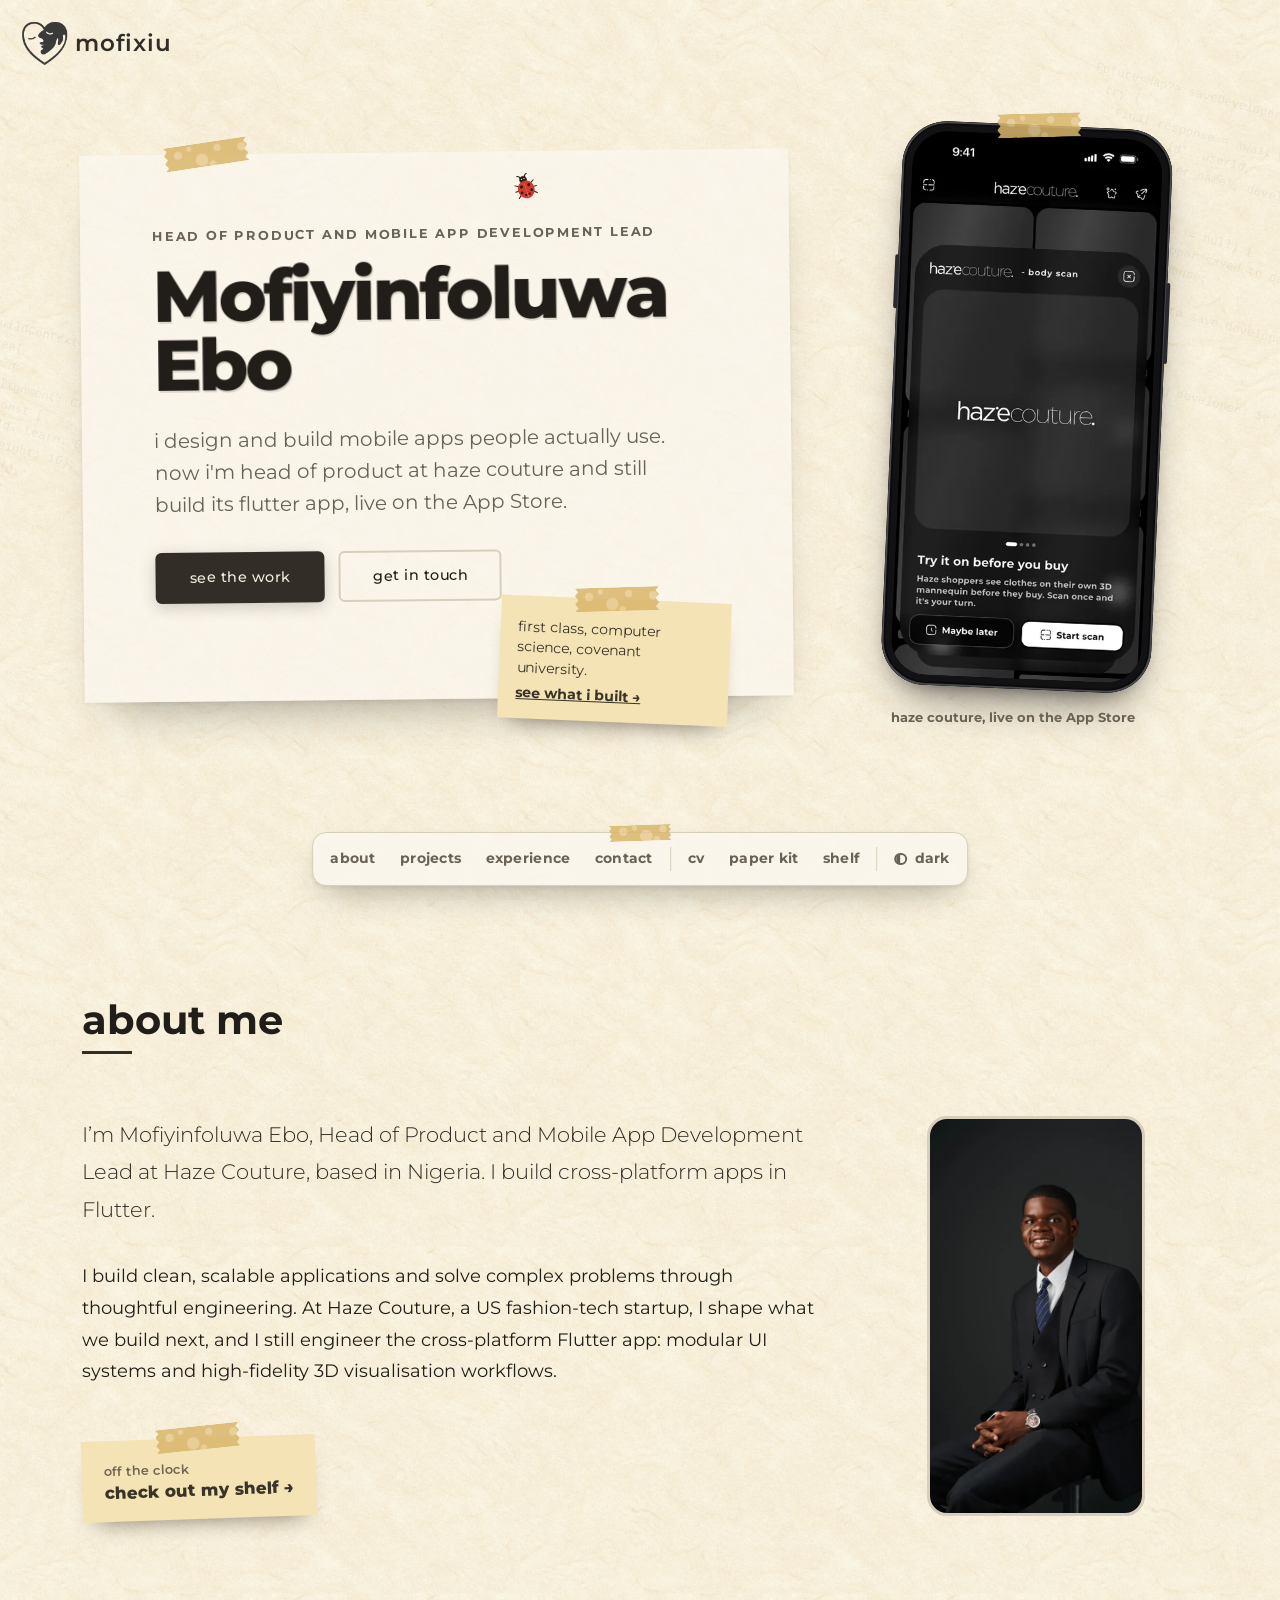
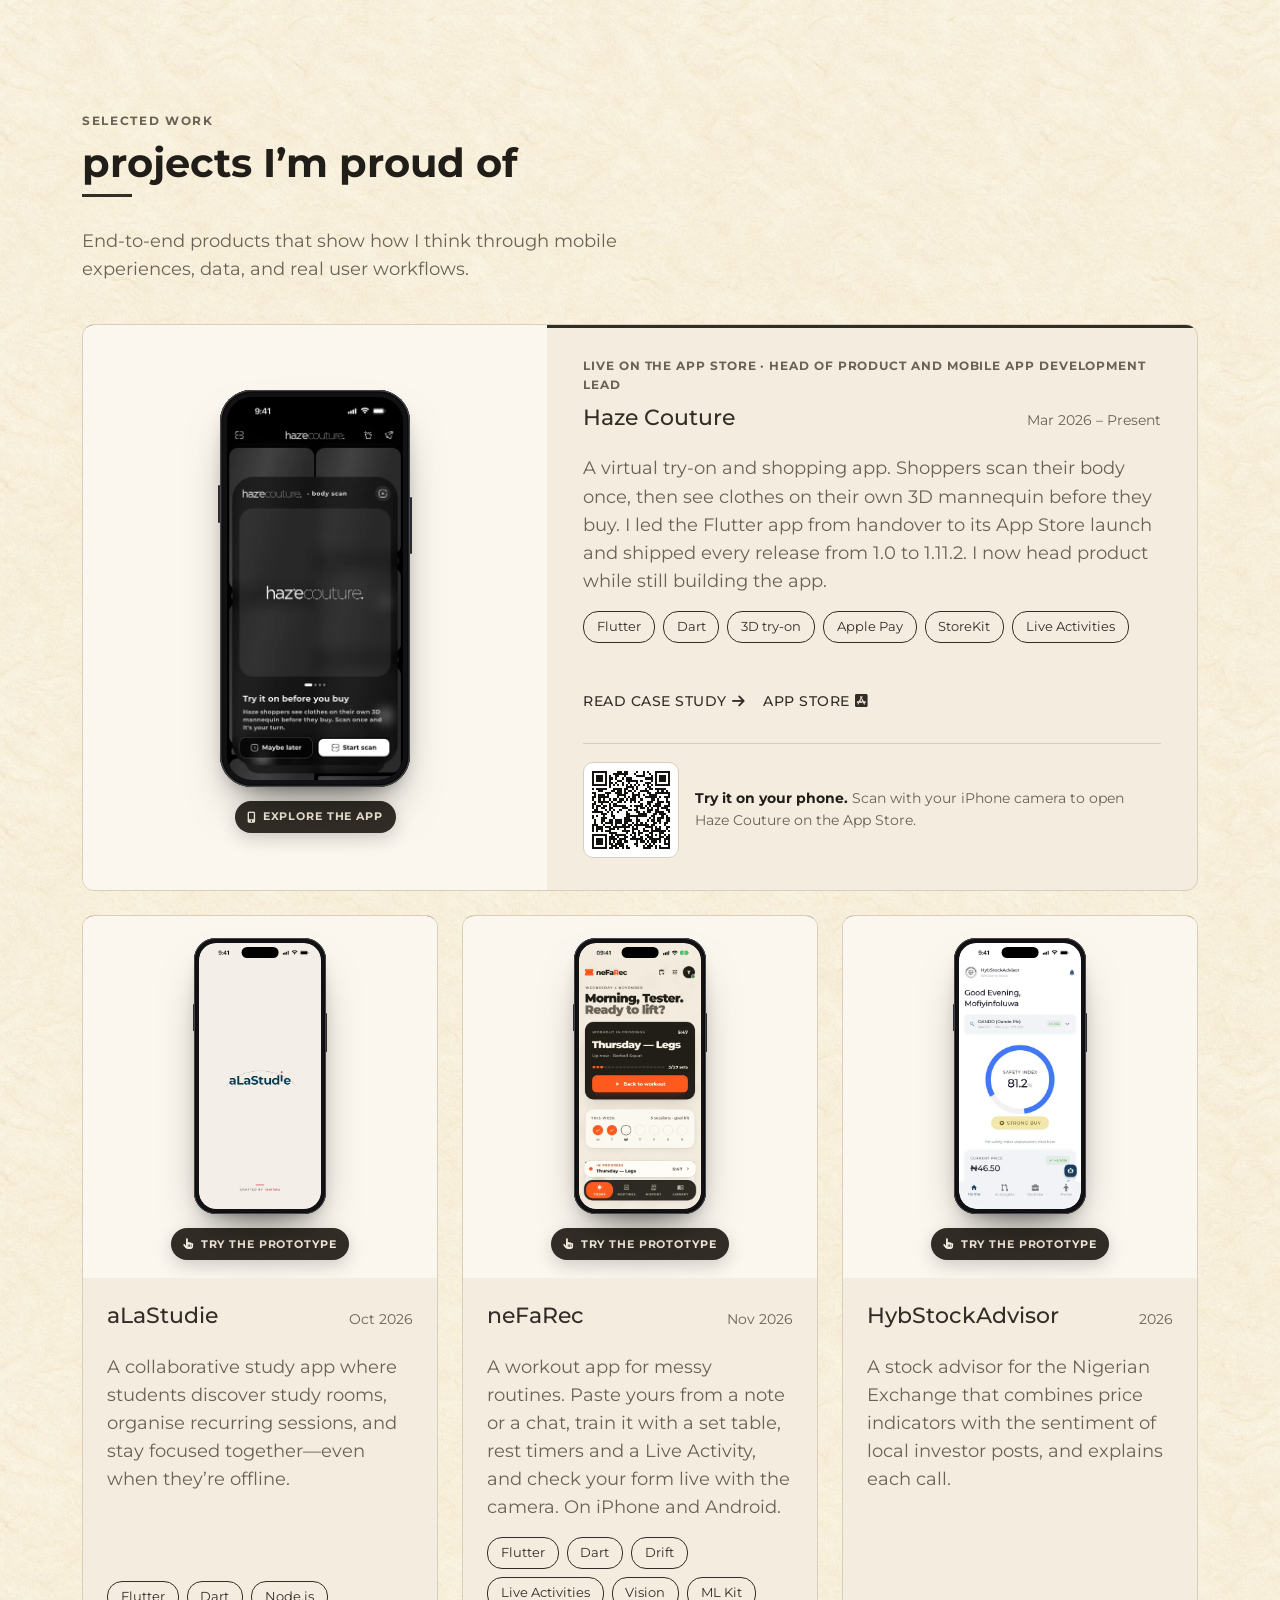
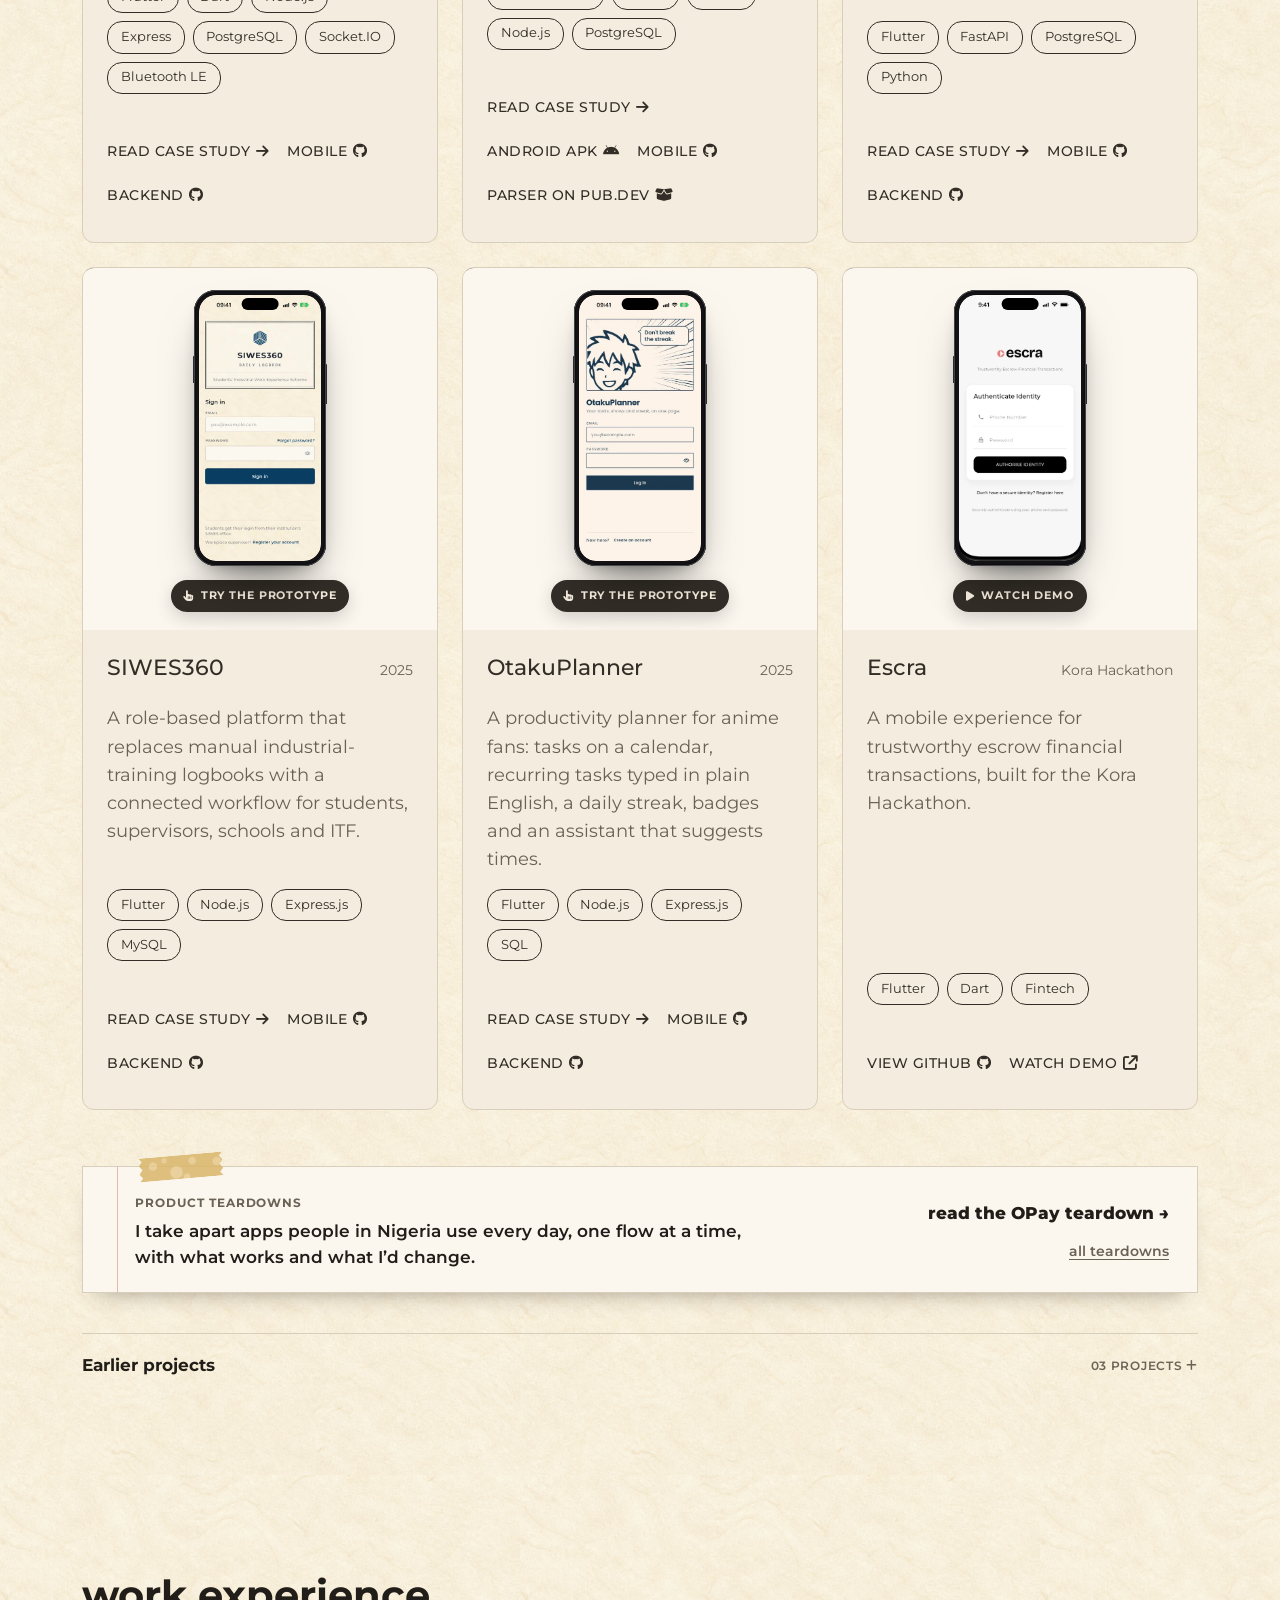
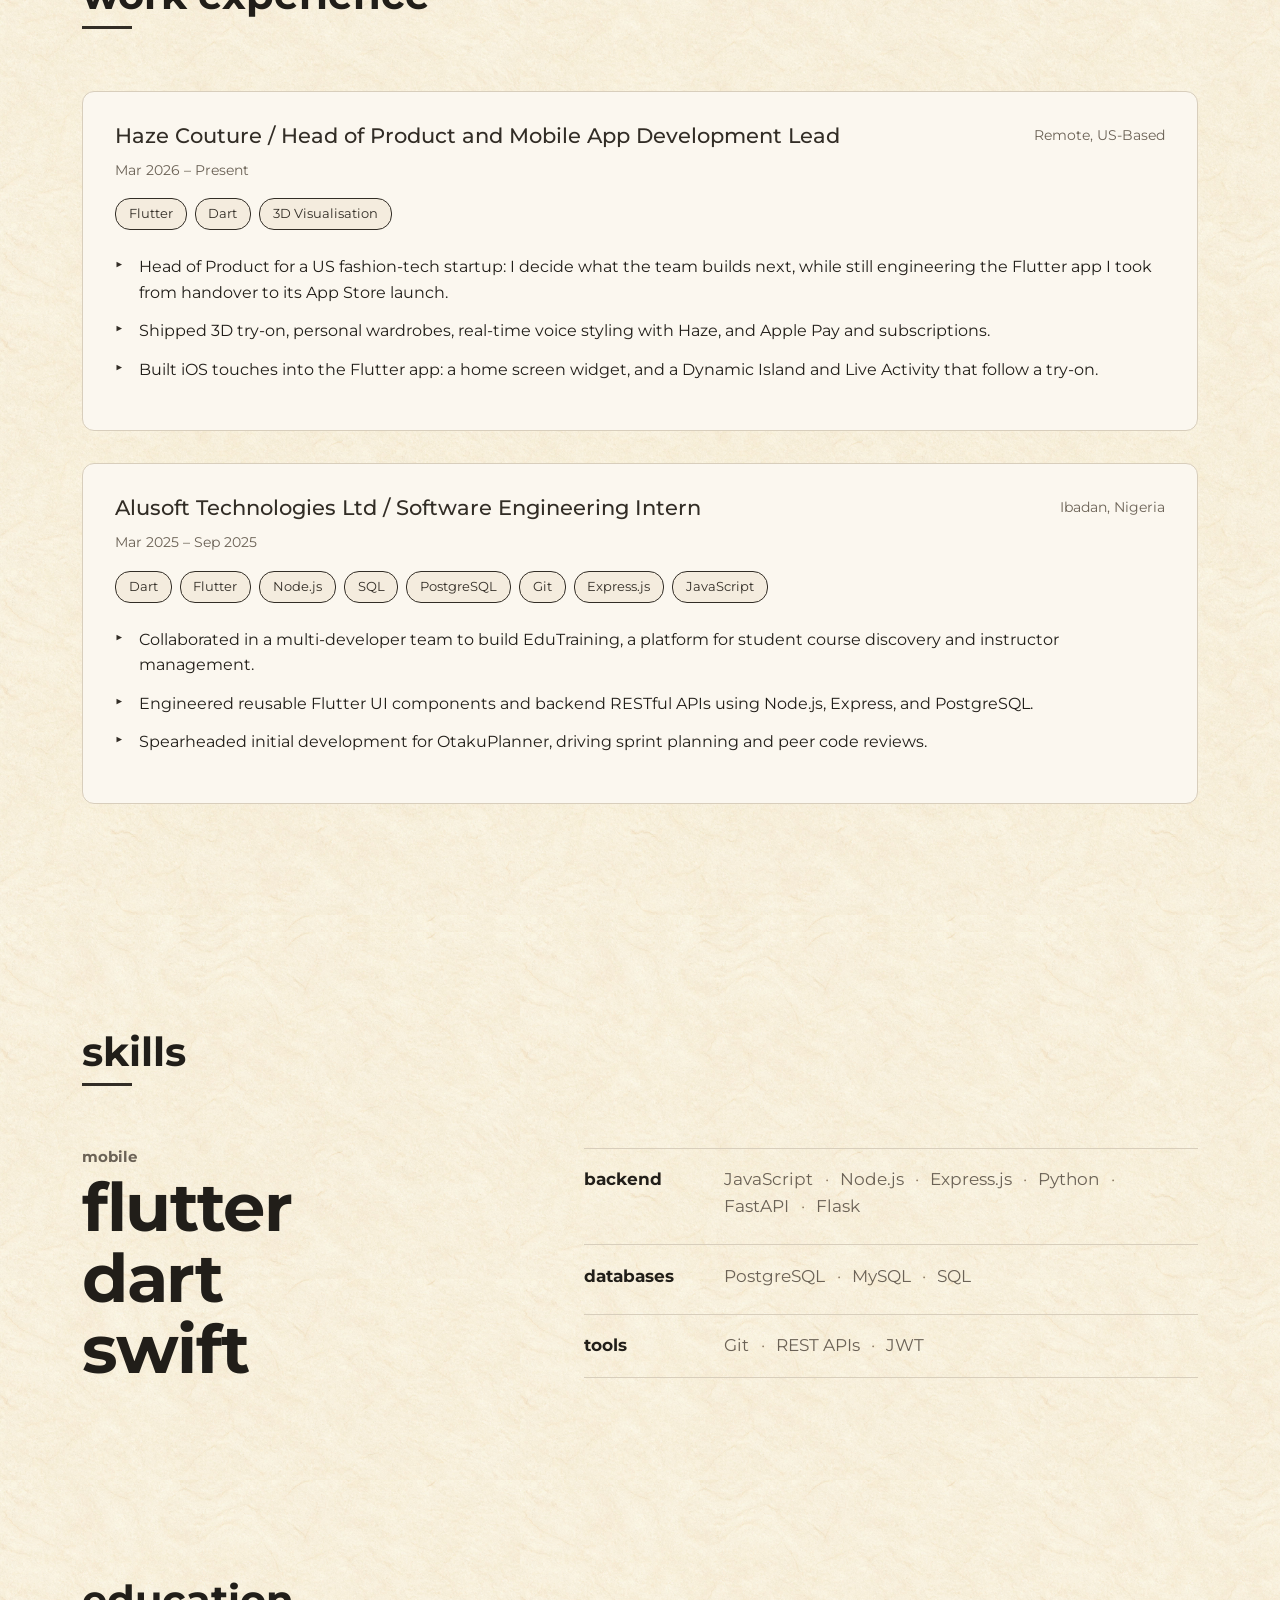
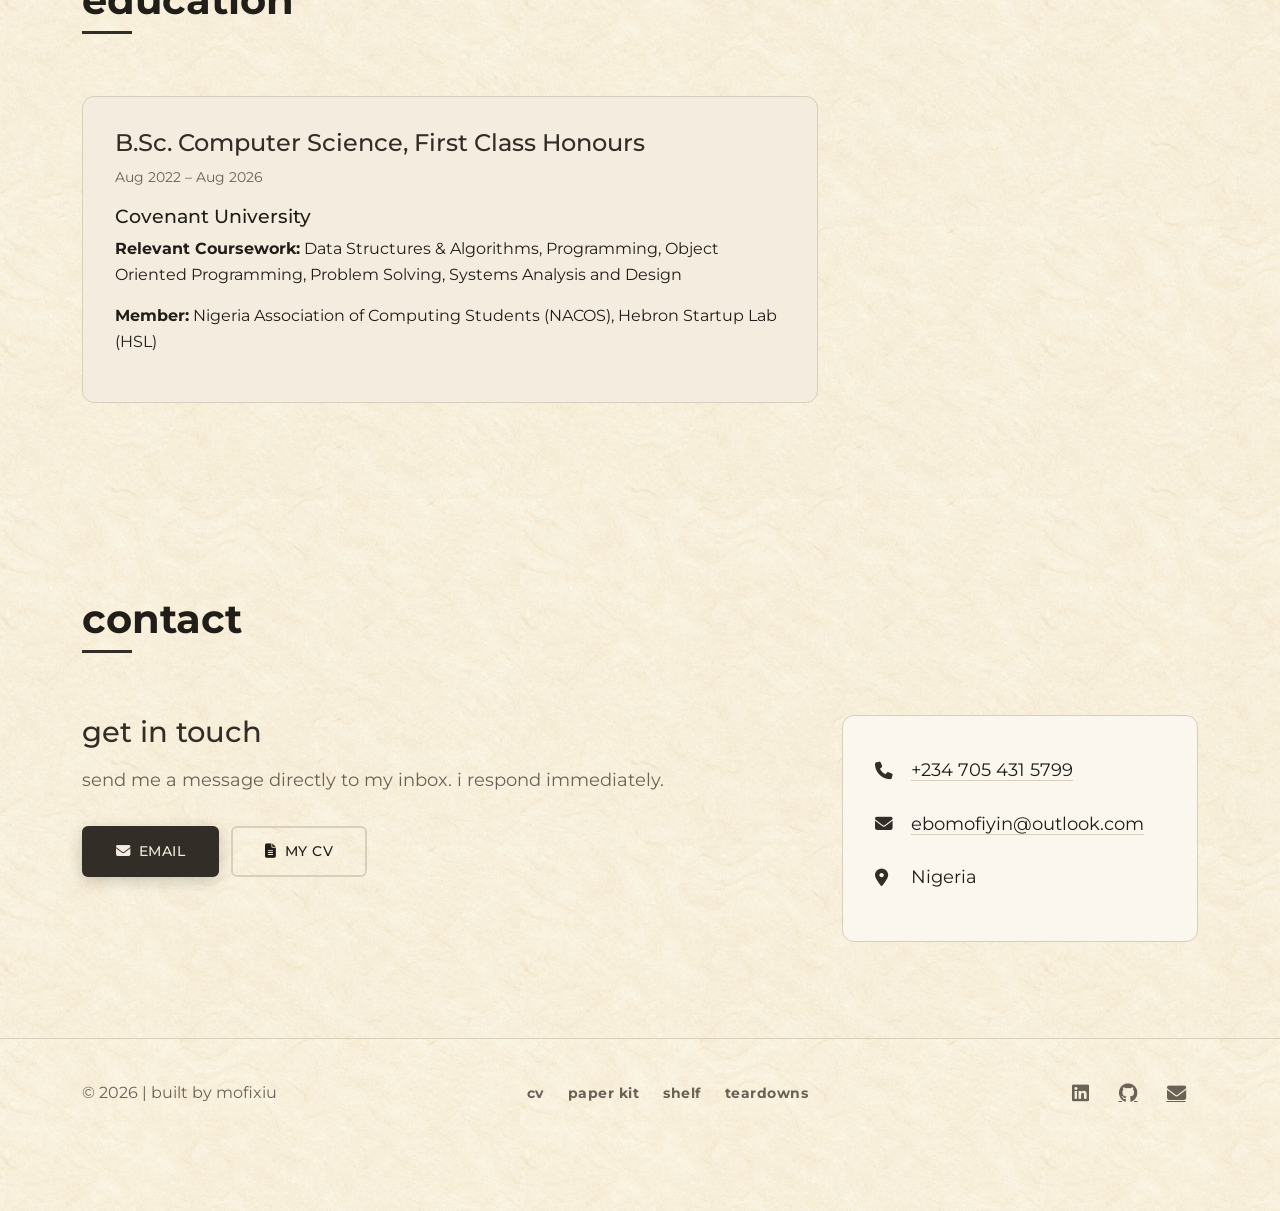
<file: index.html>
<!DOCTYPE html>
<html lang="en">
<head>
    <meta charset="UTF-8">
    <meta name="viewport" content="width=device-width, initial-scale=1.0">
    <title>Mofiyinfoluwa Ebo (Mofiyin Ebo) | Head of Product &amp; Flutter Developer</title>
    <meta name="description" content="Mofiyinfoluwa Ebo (Mofiyin Ebo) is Head of Product and Mobile App Development Lead at Haze Couture, and a Flutter developer in Nigeria. Explore the apps and the work behind them.">
    <link rel="canonical" href="https://mofiyinebo.com/">
    <meta name="robots" content="index, follow">
    
    <link rel="icon" type="image/svg+xml" href="favicon.svg?v=20261010-dark-icon" />
    <link rel="icon" type="image/png" href="favicon-96x96.png?v=20261010-dark-icon" sizes="96x96" />
    <link rel="shortcut icon" href="favicon.ico?v=20261010-dark-icon" />
    <link rel="apple-touch-icon" sizes="180x180" href="apple-touch-icon.png?v=20261010-dark-icon" />
    <meta name="apple-mobile-web-app-title" content="Mofiyinfoluwa Ebo" />
    <link rel="manifest" href="site.webmanifest" />
    
    
    <meta property="og:title" content="Mofiyinfoluwa Ebo (Mofiyin Ebo) | Head of Product &amp; Flutter Developer">
    <meta property="og:description" content="Mofiyinfoluwa Ebo (Mofiyin Ebo) is Head of Product and Mobile App Development Lead at Haze Couture, and a Flutter developer in Nigeria. Explore the apps and the work behind them.">
    <meta property="og:image" content="https://mofiyinebo.com/assets/og-card.jpg">
    <meta property="og:image:alt" content="Portrait of Mofiyinfoluwa Ebo beside the words Head of Product &amp; Mobile App Development Lead, Haze Couture">
    <meta property="og:image:type" content="image/jpeg">
    <meta property="og:image:width" content="1200">
    <meta property="og:image:height" content="630">
    <meta property="og:url" content="https://mofiyinebo.com/">
    <meta property="og:type" content="website">
    <meta property="og:site_name" content="Mofiyinfoluwa Ebo Portfolio">
    
    <meta name="twitter:card" content="summary_large_image">
    <meta name="twitter:title" content="Mofiyinfoluwa Ebo (Mofiyin Ebo) | Head of Product &amp; Flutter Developer">
    <meta name="twitter:description" content="Mofiyinfoluwa Ebo (Mofiyin Ebo) is Head of Product and Mobile App Development Lead at Haze Couture, and a Flutter developer in Nigeria. Explore the apps and the work behind them.">
    <meta name="twitter:image" content="https://mofiyinebo.com/assets/og-card.jpg">
    <meta name="twitter:image:alt" content="Portrait of Mofiyinfoluwa Ebo beside the words Head of Product &amp; Mobile App Development Lead, Haze Couture">
    
    <meta name="author" content="Mofiyinfoluwa Ebo">
    <meta name="theme-color" content="#171512">

    <script type="application/ld+json">
    {
      "@context": "https://schema.org",
      "@graph": [
        {
          "@type": "WebSite",
          "@id": "https://mofiyinebo.com/#website",
          "url": "https://mofiyinebo.com/",
          "name": "Mofiyinfoluwa Ebo Portfolio",
          "alternateName": "Mofixiu",
          "publisher": { "@id": "https://mofiyinebo.com/#person" }
        },
        {
          "@type": "WebPage",
          "@id": "https://mofiyinebo.com/#webpage",
          "url": "https://mofiyinebo.com/",
          "name": "Mofiyinfoluwa Ebo (Mofiyin Ebo) | Head of Product & Flutter Developer",
          "isPartOf": { "@id": "https://mofiyinebo.com/#website" },
          "mainEntity": { "@id": "https://mofiyinebo.com/#person" }
        },
        {
          "@type": "Person",
          "@id": "https://mofiyinebo.com/#person",
          "name": "Mofiyinfoluwa Ebo",
          "givenName": "Mofiyinfoluwa",
          "familyName": "Ebo",
          "alternateName": [
            "Mofiyin Ebo",
            "Ebo Mofiyin",
            "Ebo Mofiyinfoluwa",
            "Ebo Mofiyinfoluwa David"
          ],
          "url": "https://mofiyinebo.com/",
          "mainEntityOfPage": { "@id": "https://mofiyinebo.com/#webpage" },
          "image": "https://mofiyinebo.com/assets/portrait.webp",
          "jobTitle": "Head of Product and Mobile App Development Lead",
          "worksFor": {
            "@type": "Organization",
            "name": "Haze Couture"
          },
          "address": {
            "@type": "PostalAddress",
            "addressCountry": "NG"
          },
          "alumniOf": {
            "@type": "CollegeOrUniversity",
            "name": "Covenant University"
          },
          "knowsAbout": ["Product Management", "Product Strategy", "Product Roadmapping", "Flutter", "Dart", "Swift", "Mobile App Development", "Backend Development", "Node.js", "Python"],
          "sameAs": [
            "https://linkedin.com/in/mofiyinfoluwa-ebo-57b65423a/",
            "https://github.com/mofixiu"
          ]
        }
      ]
    }
    </script>
    
    <script>
        // The intro plays once per visit and never for reduced-motion visitors.
        try {
            if (sessionStorage.getItem('mofixiu-intro-seen') || window.matchMedia('(prefers-reduced-motion: reduce)').matches) {
                document.documentElement.classList.add('skip-intro');
            }
        } catch (error) {}
    </script>
    <link href="https://cdn.jsdelivr.net/npm/bootstrap@5.3.0/dist/css/bootstrap.min.css" rel="stylesheet">
    <link rel="stylesheet" href="https://cdnjs.cloudflare.com/ajax/libs/font-awesome/6.4.0/css/all.min.css">
    <link href="https://fonts.googleapis.com/css2?family=Montserrat:wght@300;400;500;600;700&amp;display=swap" rel="stylesheet">
    <link rel="stylesheet" href="css/style.css">
</head>
<body class="light-theme">
    <!-- Loading Screen -->
    <div id="loading-screen">
        <div class="loader">
            <div class="typing">
                <div class="loading-brand" role="img" aria-label="Mofixiu">
                    <span class="brand-mark" aria-hidden="true"><img src="mofixiu-transparent.png" alt=""></span>
                    <span class="brand-wordmark">mofixiu</span>
                </div>
            </div>
            <div class="loading-text">
                <span id="typing-text"></span>
                <span class="cursor">|</span>
            </div>
            <div class="progress-bar">
                <div class="progress-fill"></div>
            </div>
        </div>
    </div>

    <!-- Section dock: a paper strip at the bottom of the screen, in reach on phones -->
    <nav class="dock" aria-label="Sections">
        <a class="dock-link" href="#about">about</a>
        <a class="dock-link" href="#projects">projects</a>
        <a class="dock-link" href="#experience">experience</a>
        <a class="dock-link" href="#contact">contact</a>
        <span class="dock-rule dock-wide" aria-hidden="true"></span>
        <a class="dock-link dock-wide" href="https://cv.mofiyinebo.com">cv</a>
        <a class="dock-link dock-wide" href="https://kit.mofiyinebo.com">paper kit</a>
        <a class="dock-link dock-wide" href="https://shelf.mofiyinebo.com">shelf</a>
        <span class="dock-rule" aria-hidden="true"></span>
        <button id="theme-toggle" class="theme-toggle" type="button" aria-label="Switch to dark mode">
            <span class="theme-toggle-dot" aria-hidden="true"></span><span class="theme-toggle-label">dark</span>
        </button>
    </nav>

    <!-- Hero Section -->
    <section id="home" class="hero-section">
        <a class="site-brand" href="#home" aria-label="mofixiu, back to the top">
            <span class="brand-mark" aria-hidden="true"><img src="mofixiu-transparent.png" alt=""></span>
            <span class="brand-wordmark">mofixiu</span>
        </a>
        <div class="hero-bg">
            <div class="code-snippet code-snippet-left">
                <pre><code>Widget build(BuildContext context) {
  return SafeArea(
    child: Column(
      crossAxisAlignment: CrossAxisAlignment.start,
      children: const [
        Text('Build. Learn. Ship.'),
        SizedBox(height: 16),
        ProjectGrid(),
      ],
    ),
  );
}</code></pre>
            </div>
            <div class="code-snippet">
                <pre><code>Future&lt;Map?&gt; saveDeveloper(int userId, {String developerName = 'Mofiyin Ebo'}) async {
  try {
    final response = await post('/developers', {
      'user_id': userId,
      'developer_name': developerName,
    });
    
    if (response != null) {
      log('Developer saved to database: $response');
      return response;
    } else {
      log('Failed to save developer');
      return null;
    }
  } catch (e) {
    log('Error saving developer: $e');
    return null;
  }
}
</code></pre>
            </div>
        </div>
        <div class="container">
            <div class="hero-main">
                <div class="hv-sheet">
                    <span class="hv-tape hv-tape--left" aria-hidden="true"></span>
                    <button type="button" class="ladybug" aria-label="Shoo the ladybug">
                        <svg viewBox="0 0 40 44" aria-hidden="true">
                            <g fill="none" stroke="currentColor" stroke-linecap="round" stroke-width="1.6">
                                <path d="M10 18l-5-3M9 25H3M10 32l-5 4M30 18l5-3M31 25h6M30 32l5 4"/>
                                <path d="M17 7c-1-3-3-5-5-5M23 7c1-3 3-5 5-5"/>
                            </g>
                            <ellipse class="ladybug-wing" cx="12" cy="25" rx="7" ry="15" fill="rgba(255, 255, 255, 0.6)" stroke="rgba(33, 30, 25, 0.35)"/>
                            <ellipse class="ladybug-wing" cx="28" cy="25" rx="7" ry="15" fill="rgba(255, 255, 255, 0.6)" stroke="rgba(33, 30, 25, 0.35)"/>
                            <circle cx="20" cy="10" r="5.5" fill="#211e19" stroke="currentColor" stroke-width="0.8"/>
                            <circle cx="18" cy="8.5" r="1" fill="#f8f3ea"/>
                            <circle cx="22" cy="8.5" r="1" fill="#f8f3ea"/>
                            <g class="ladybug-shell ladybug-shell--left" fill="#211e19">
                                <path d="M20 12C11 12 7 19 7 26c0 8 6 14 13 14z" fill="#d23a2a"/>
                                <circle cx="14" cy="20" r="2.4"/><circle cx="12" cy="29" r="2.2"/><circle cx="17" cy="34" r="1.8"/>
                            </g>
                            <g class="ladybug-shell ladybug-shell--right" fill="#211e19">
                                <path d="M20 12c9 0 13 7 13 14 0 8-6 14-13 14z" fill="#d23a2a"/>
                                <circle cx="26" cy="20" r="2.4"/><circle cx="28" cy="29" r="2.2"/><circle cx="23" cy="34" r="1.8"/>
                            </g>
                        </svg>
                    </button>
                    <p class="hv-kicker">head of product and mobile app development lead</p>
                    <h1 class="hv-cut" aria-label="Mofiyinfoluwa Ebo"><span class="hero-word" aria-hidden="true"><span class="cutout"><span>M</span></span><span class="cutout"><span>o</span></span><span class="cutout"><span>f</span></span><span class="cutout"><span>i</span></span><span class="cutout"><span>y</span></span><span class="cutout"><span>i</span></span><span class="cutout"><span>n</span></span><span class="cutout"><span>f</span></span><span class="cutout"><span>o</span></span><span class="cutout"><span>l</span></span><span class="cutout"><span>u</span></span><span class="cutout"><span>w</span></span><span class="cutout"><span>a</span></span></span><span class="hero-word" aria-hidden="true"><span class="cutout"><span>E</span></span><span class="cutout"><span>b</span></span><span class="cutout"><span>o</span></span></span></h1>
                    <p class="hv-lede">i design and build mobile apps people actually use. now i'm head of product at haze couture and still build its flutter app, live on the App Store.</p>
                    <div class="hv-cta"><a href="#projects" class="btn btn-primary">see the work</a><a href="#contact" class="btn btn-outline">get in touch</a></div>
                    <aside class="hv-note"><span class="hv-tape" aria-hidden="true"></span>first class, computer science, covenant university. <a href="#projects">see what i built →</a></aside>
                </div>
                <figure class="hv-phone">
                    <span class="hv-tape" aria-hidden="true"></span>
                    <span class="phone-prototype phone-prototype--mini" data-app="haze" aria-hidden="true"><img class="pp-fallback" src="screenshots/device/haze/sm/03-shop.webp" alt="" loading="lazy" decoding="async"></span>
                    <figcaption>haze couture, live on the App Store</figcaption>
                </figure>
            </div>
            
            <!-- Legacy chess board retained in markup but hidden by the updated hero styling. -->
            <div class="chess-board-container d-none d-lg-block">
                <div class="chess-board">
                    <div class="chess-square light"></div>
                    <div class="chess-square dark"></div>
                    <div class="chess-square light"></div>
                    <div class="chess-square dark"></div>
                    <div class="chess-square light"></div>
                    <div class="chess-square dark"></div>
                    <div class="chess-square light"></div>
                    <div class="chess-square dark"></div>
                    
                    <div class="chess-square dark"></div>
                    <div class="chess-square light"></div>
                    <div class="chess-square dark"></div>
                    <div class="chess-square light"></div>
                    <div class="chess-square dark"></div>
                    <div class="chess-square light"></div>
                    <div class="chess-square dark"></div>
                    <div class="chess-square light"></div>
                    
                    <div class="chess-square light"></div>
                    <div class="chess-square dark"></div>
                    <div class="chess-square light"></div>
                    <div class="chess-square dark"></div>
                    <div class="chess-square light"></div>
                    <div class="chess-square dark"></div>
                    <div class="chess-square light"></div>
                    <div class="chess-square dark"></div>
                    
                    <div class="chess-square dark"></div>
                    <div class="chess-square light"></div>
                    <div class="chess-square dark"></div>
                    <div class="chess-square light"></div>
                    <div class="chess-square dark"></div>
                    <div class="chess-square light"></div>
                    <div class="chess-square dark"></div>
                    <div class="chess-square light"></div>
                    
                    <div class="chess-square light"></div>
                    <div class="chess-square dark"></div>
                    <div class="chess-square light"></div>
                    <div class="chess-square dark"></div>
                    <div class="chess-square light"></div>
                    <div class="chess-square dark"></div>
                    <div class="chess-square light"></div>
                    <div class="chess-square dark"></div>
                    
                    <div class="chess-square dark"></div>
                    <div class="chess-square light"></div>
                    <div class="chess-square dark"></div>
                    <div class="chess-square light"></div>
                    <div class="chess-square dark"></div>
                    <div class="chess-square light"></div>
                    <div class="chess-square dark"></div>
                    <div class="chess-square light"></div>
                    
                    <div class="chess-square light"></div>
                    <div class="chess-square dark"></div>
                    <div class="chess-square light"></div>
                    <div class="chess-square dark"></div>
                    <div class="chess-square light"></div>
                    <div class="chess-square dark"></div>
                    <div class="chess-square light"></div>
                    <div class="chess-square dark"></div>
                    
                    <div class="chess-square dark"></div>
                    <div class="chess-square light"></div>
                    <div class="chess-square dark"></div>
                    <div class="chess-square light"></div>
                    <div class="chess-square dark"></div>
                    <div class="chess-square light"></div>
                    <div class="chess-square dark"></div>
                    <div class="chess-square light"></div>
                    
                    <div class="chess-piece king" style="grid-area: 1/5/2/6;">♔</div>
                    <div class="chess-piece queen" style="grid-area: 1/4/2/5;">♕</div>
                    <div class="chess-piece rook" style="grid-area: 1/1/2/2;">♖</div>
                    <div class="chess-piece rook" style="grid-area: 1/8/2/9;">♖</div>
                    <div class="chess-piece bishop" style="grid-area: 1/3/2/4;">♗</div>
                    <div class="chess-piece bishop" style="grid-area: 1/6/2/7;">♗</div>
                    <div class="chess-piece knight" style="grid-area: 1/2/2/3;">♘</div>
                    <div class="chess-piece knight" style="grid-area: 1/7/2/8;">♘</div>
                    
                    <div class="chess-piece pawn" style="grid-area: 2/1/3/2;">♙</div>
                    <div class="chess-piece pawn" style="grid-area: 2/2/3/3;">♙</div>
                    <div class="chess-piece pawn" style="grid-area: 2/3/3/4;">♙</div>
                    <div class="chess-piece pawn" style="grid-area: 2/4/3/5;">♙</div>
                    <div class="chess-piece pawn" style="grid-area: 2/5/3/6;">♙</div>
                    <div class="chess-piece pawn" style="grid-area: 2/6/3/7;">♙</div>
                    <div class="chess-piece pawn" style="grid-area: 2/7/3/8;">♙</div>
                    <div class="chess-piece pawn" style="grid-area: 2/8/3/9;">♙</div>
                </div>
            </div>
            
        </div>
    </section>

    <!-- About Section -->
    <section id="about" class="about-section">
        <div class="container">
            <div class="section-header">
                <h2>about me</h2>
            </div>
            <div class="row">
                <div class="col-lg-8">
                    <div class="about-content">
                        <p class="lead">
                            I’m Mofiyinfoluwa Ebo, Head of Product and Mobile App Development Lead at Haze Couture, based in Nigeria. I build cross-platform apps in Flutter.
                        </p>
                        <p>
                            I build clean, scalable applications and solve complex problems through thoughtful engineering. At Haze Couture, a US fashion-tech startup, I shape what we build next, and I still engineer the cross-platform Flutter app: modular UI systems and high-fidelity 3D visualisation workflows.
                        </p>
                        <a class="off-clock" href="https://shelf.mofiyinebo.com">
                            <span class="hv-tape" aria-hidden="true"></span>
                            <span class="off-clock-label">off the clock</span>
                            <span class="off-clock-go">check out my shelf <span class="off-clock-arrow" aria-hidden="true">→</span></span>
                        </a>
                    </div>
                </div>
                <div class="col-lg-4">
                    <div class="profile-image">
                        <img src="assets/portrait.webp" width="600" height="900" loading="lazy" decoding="async"
                             alt="Portrait of Ebo Mofiyinfoluwa David, also known as Mofiyinfoluwa Ebo">
                    </div>
                </div>
            </div>
        </div>
    </section>

    <!-- Projects Section -->
    <section id="projects" class="projects-section">
        <div class="container">
            <div class="section-header">
                <p class="section-kicker">Selected work</p>
                <h2>projects I’m proud of</h2>
            </div>
            <p class="projects-intro">End-to-end products that show how I think through mobile experiences, data, and real user workflows.</p>
            <article class="featured-project-card flagship-project">
                <button type="button" class="project-preview" data-bs-toggle="modal" data-bs-target="#hazeModal" aria-label="Take a tour of the Haze Couture app">
                    <span class="phone-prototype phone-prototype--mini" data-app="haze" aria-hidden="true"><img class="pp-fallback" src="screenshots/device/haze/sm/03-shop.webp" alt="" loading="lazy" decoding="async"></span>
                    <span class="preview-label"><i class="fas fa-mobile-screen-button" aria-hidden="true"></i> Explore the app</span>
                </button>
                <div class="featured-project-content">
                    <p class="flagship-kicker">Live on the App Store · Head of Product and Mobile App Development Lead</p>
                    <div class="project-header"><h3>Haze Couture</h3><span class="project-duration">Mar 2026 – Present</span></div>
                    <p class="project-description">A virtual try-on and shopping app. Shoppers scan their body once, then see clothes on their own 3D mannequin before they buy. I led the Flutter app from handover to its App Store launch and shipped every release from 1.0 to 1.11.2. I now head product while still building the app.</p>
                    <div class="tech-stack"><span class="tech-badge">Flutter</span><span class="tech-badge">Dart</span><span class="tech-badge">3D try-on</span><span class="tech-badge">Apple Pay</span><span class="tech-badge">StoreKit</span><span class="tech-badge">Live Activities</span></div>
                    <div class="project-actions"><button type="button" class="project-link" data-bs-toggle="modal" data-bs-target="#hazeModal">Read case study <i class="fas fa-arrow-right" aria-hidden="true"></i></button><a class="project-link" href="https://apps.apple.com/us/app/haze-couture-try-on-shop/id6759711912" target="_blank" rel="noopener noreferrer">App Store <i class="fab fa-app-store-ios" aria-hidden="true"></i></a></div>
                    <div class="try-on-phone">
                        <img class="try-on-phone-qr" src="assets/haze-couture-app-store-qr.svg" alt="QR code that opens Haze Couture on the App Store" width="96" height="96" loading="lazy" decoding="async">
                        <p><strong>Try it on your phone.</strong> Scan with your iPhone camera to open Haze Couture on the App Store.</p>
                    </div>
                </div>
            </article>
            <div class="featured-projects">
                <article class="featured-project-card">
                    <button type="button" class="project-preview" data-bs-toggle="modal" data-bs-target="#alastudieModal" aria-label="Open aLaStudie interactive prototype">
                        <span class="phone-prototype phone-prototype--mini" data-app="alastudie" aria-hidden="true"><img class="pp-fallback" src="screenshots/device/alastudie/sm/01-home-nia.webp" alt="" loading="lazy" decoding="async"></span>
                        <span class="preview-label"><i class="fas fa-hand-pointer" aria-hidden="true"></i> Try the prototype</span>
                    </button>
                    <div class="featured-project-content">
                        <div class="project-header"><h3>aLaStudie</h3><span class="project-duration">Oct 2026</span></div>
                        <p class="project-description">A collaborative study app where students discover study rooms, organise recurring sessions, and stay focused together—even when they’re offline.</p>
                        <div class="tech-stack"><span class="tech-badge">Flutter</span><span class="tech-badge">Dart</span><span class="tech-badge">Node.js</span><span class="tech-badge">Express</span><span class="tech-badge">PostgreSQL</span><span class="tech-badge">Socket.IO</span><span class="tech-badge">Bluetooth LE</span></div>
                        <div class="project-actions"><button type="button" class="project-link" data-bs-toggle="modal" data-bs-target="#alastudieModal">Read case study <i class="fas fa-arrow-right" aria-hidden="true"></i></button><a class="project-link" href="https://github.com/mofixiu/alastudiemobile" target="_blank" rel="noopener noreferrer">Mobile <i class="fab fa-github" aria-hidden="true"></i></a><a class="project-link" href="https://github.com/mofixiu/alastudiebackend" target="_blank" rel="noopener noreferrer">Backend <i class="fab fa-github" aria-hidden="true"></i></a></div>
                    </div>
                </article>

                <article class="featured-project-card">
                    <button type="button" class="project-preview" data-bs-toggle="modal" data-bs-target="#nefarecModal" aria-label="Open neFaRec interactive prototype">
                        <span class="phone-prototype phone-prototype--mini" data-app="nefarec" aria-hidden="true"><img class="pp-fallback" src="screenshots/device/nefarec/sm/01-today.webp" alt="" loading="lazy" decoding="async"></span>
                        <span class="preview-label"><i class="fas fa-hand-pointer" aria-hidden="true"></i> Try the prototype</span>
                    </button>
                    <div class="featured-project-content">
                        <div class="project-header"><h3>neFaRec</h3><span class="project-duration">Nov 2026</span></div>
                        <p class="project-description">A workout app for messy routines. Paste yours from a note or a chat, train it with a set table, rest timers and a Live Activity, and check your form live with the camera. On iPhone and Android.</p>
                        <div class="tech-stack"><span class="tech-badge">Flutter</span><span class="tech-badge">Dart</span><span class="tech-badge">Drift</span><span class="tech-badge">Live Activities</span><span class="tech-badge">Vision</span><span class="tech-badge">ML Kit</span><span class="tech-badge">Node.js</span><span class="tech-badge">PostgreSQL</span></div>
                        <div class="project-actions"><button type="button" class="project-link" data-bs-toggle="modal" data-bs-target="#nefarecModal">Read case study <i class="fas fa-arrow-right" aria-hidden="true"></i></button><a class="project-link" href="https://github.com/mofixiu/neFaRecmobile/releases/latest" target="_blank" rel="noopener noreferrer">Android APK <i class="fab fa-android" aria-hidden="true"></i></a><a class="project-link" href="https://github.com/mofixiu/neFaRecmobile" target="_blank" rel="noopener noreferrer">Mobile <i class="fab fa-github" aria-hidden="true"></i></a><a class="project-link" href="https://pub.dev/packages/workout_parser" target="_blank" rel="noopener noreferrer">Parser on pub.dev <i class="fas fa-box-open" aria-hidden="true"></i></a></div>
                    </div>
                </article>

                <article class="featured-project-card">
                    <button type="button" class="project-preview" data-bs-toggle="modal" data-bs-target="#hybstockadvisorModal" aria-label="Open HybStockAdvisor interactive prototype">
                        <span class="phone-prototype phone-prototype--mini" data-app="hybstock" aria-hidden="true"><img class="pp-fallback" src="screenshots/device/hybstock/sm/1.webp" alt="" loading="lazy" decoding="async"></span>
                        <span class="preview-label"><i class="fas fa-hand-pointer" aria-hidden="true"></i> Try the prototype</span>
                    </button>
                    <div class="featured-project-content">
                        <div class="project-header"><h3>HybStockAdvisor</h3><span class="project-duration">2026</span></div>
                        <p class="project-description">A stock advisor for the Nigerian Exchange that combines price indicators with the sentiment of local investor posts, and explains each call.</p>
                        <div class="tech-stack"><span class="tech-badge">Flutter</span><span class="tech-badge">FastAPI</span><span class="tech-badge">PostgreSQL</span><span class="tech-badge">Python</span></div>
                        <div class="project-actions"><button type="button" class="project-link" data-bs-toggle="modal" data-bs-target="#hybstockadvisorModal">Read case study <i class="fas fa-arrow-right" aria-hidden="true"></i></button><a class="project-link" href="https://github.com/mofixiu/hybstockadvisor" target="_blank" rel="noopener noreferrer">Mobile <i class="fab fa-github" aria-hidden="true"></i></a><a class="project-link" href="https://github.com/mofixiu/hybridstockinvestmentadvisor" target="_blank" rel="noopener noreferrer">Backend <i class="fab fa-github" aria-hidden="true"></i></a></div>
                    </div>
                </article>

                <article class="featured-project-card">
                    <button type="button" class="project-preview" data-bs-toggle="modal" data-bs-target="#siwes360Modal" aria-label="Open SIWES360 interactive prototype">
                        <span class="phone-prototype phone-prototype--mini" data-app="siwes360" aria-hidden="true"><img class="pp-fallback" src="screenshots/device/siwes360/sm/1.webp" alt="" loading="lazy" decoding="async"></span>
                        <span class="preview-label"><i class="fas fa-hand-pointer" aria-hidden="true"></i> Try the prototype</span>
                    </button>
                    <div class="featured-project-content">
                        <div class="project-header"><h3>SIWES360</h3><span class="project-duration">2025</span></div>
                        <p class="project-description">A role-based platform that replaces manual industrial-training logbooks with a connected workflow for students, supervisors, schools and ITF.</p>
                        <div class="tech-stack"><span class="tech-badge">Flutter</span><span class="tech-badge">Node.js</span><span class="tech-badge">Express.js</span><span class="tech-badge">MySQL</span></div>
                        <div class="project-actions"><button type="button" class="project-link" data-bs-toggle="modal" data-bs-target="#siwes360Modal">Read case study <i class="fas fa-arrow-right" aria-hidden="true"></i></button><a class="project-link" href="https://github.com/mofixiu/siwes360" target="_blank" rel="noopener noreferrer">Mobile <i class="fab fa-github" aria-hidden="true"></i></a><a class="project-link" href="https://github.com/mofixiu/siwes360Backend" target="_blank" rel="noopener noreferrer">Backend <i class="fab fa-github" aria-hidden="true"></i></a></div>
                    </div>
                </article>

                <article class="featured-project-card">
                    <button type="button" class="project-preview" data-bs-toggle="modal" data-bs-target="#otakuplannerModal" aria-label="Open OtakuPlanner interactive prototype">
                        <span class="phone-prototype phone-prototype--mini" data-app="otakuplanner" aria-hidden="true"><img class="pp-fallback" src="screenshots/device/otakuplanner/sm/3.webp" alt="" loading="lazy" decoding="async"></span>
                        <span class="preview-label"><i class="fas fa-hand-pointer" aria-hidden="true"></i> Try the prototype</span>
                    </button>
                    <div class="featured-project-content">
                        <div class="project-header"><h3>OtakuPlanner</h3><span class="project-duration">2025</span></div>
                        <p class="project-description">A productivity planner for anime fans: tasks on a calendar, recurring tasks typed in plain English, a daily streak, badges and an assistant that suggests times.</p>
                        <div class="tech-stack"><span class="tech-badge">Flutter</span><span class="tech-badge">Node.js</span><span class="tech-badge">Express.js</span><span class="tech-badge">SQL</span></div>
                        <div class="project-actions"><button type="button" class="project-link" data-bs-toggle="modal" data-bs-target="#otakuplannerModal">Read case study <i class="fas fa-arrow-right" aria-hidden="true"></i></button><a class="project-link" href="https://github.com/mofixiu/OtakuPlanner" target="_blank" rel="noopener noreferrer">Mobile <i class="fab fa-github" aria-hidden="true"></i></a><a class="project-link" href="https://github.com/mofixiu/OtakuPlannerBackend" target="_blank" rel="noopener noreferrer">Backend <i class="fab fa-github" aria-hidden="true"></i></a></div>
                    </div>
                </article>

                <article class="featured-project-card">
                    <a class="project-preview" href="https://youtube.com/shorts/EGoR1_HW-zM?feature=share" target="_blank" rel="noopener noreferrer" aria-label="Watch the Escra demo on YouTube">
                        <span class="phone-prototype phone-prototype--mini" data-app="escra" aria-hidden="true"><img class="pp-fallback" src="screenshots/device/escra/sm/login.webp" alt="" loading="lazy" decoding="async"></span>
                        <span class="preview-label"><i class="fas fa-play" aria-hidden="true"></i> Watch demo</span>
                    </a>
                    <div class="featured-project-content">
                        <div class="project-header"><h3>Escra</h3><span class="project-duration">Kora Hackathon</span></div>
                        <p class="project-description">A mobile experience for trustworthy escrow financial transactions, built for the Kora Hackathon.</p>
                        <div class="tech-stack"><span class="tech-badge">Flutter</span><span class="tech-badge">Dart</span><span class="tech-badge">Fintech</span></div>
                        <div class="project-actions"><a class="project-link" href="https://github.com/mofixiu/escra-mobile" target="_blank" rel="noopener noreferrer">View GitHub <i class="fab fa-github" aria-hidden="true"></i></a><a class="project-link" href="https://youtube.com/shorts/EGoR1_HW-zM?feature=share" target="_blank" rel="noopener noreferrer">Watch demo <i class="fas fa-arrow-up-right-from-square" aria-hidden="true"></i></a></div>
                    </div>
                </article>
            </div>

            <div class="teardowns-strip">
                <span class="hv-tape" aria-hidden="true"></span>
                <div class="teardowns-strip-copy">
                    <p class="teardowns-strip-kicker">product teardowns</p>
                    <p class="teardowns-strip-line">I take apart apps people in Nigeria use every day, one flow at a time, with what works and what I’d change.</p>
                </div>
                <div class="teardowns-strip-links">
                    <a class="teardowns-strip-go" href="https://teardowns.mofiyinebo.com/opay-transfer/">read the OPay teardown <span class="teardowns-strip-arrow" aria-hidden="true">→</span></a>
                    <a class="teardowns-strip-all" href="https://teardowns.mofiyinebo.com">all teardowns</a>
                </div>
            </div>

            <details class="more-work">
                <summary><span>Earlier projects</span><span class="more-work-count"><span class="desktop-more-count">03 projects</span><span class="mobile-more-count">03 projects</span> <i class="fas fa-plus" aria-hidden="true"></i></span></summary>
                <div class="more-work-grid">
                    <article class="compact-project compact-project--demo"><button type="button" class="project-preview compact-project-preview" data-bs-toggle="modal" data-bs-target="#lodgixModal" aria-label="Open Lodgix interactive prototype"><span class="phone-prototype phone-prototype--mini" data-app="lodgix" aria-hidden="true"><img class="pp-fallback" src="screenshots/device/lodgix/sm/1.webp" alt="" loading="lazy" decoding="async"></span><span class="preview-label"><i class="fas fa-hand-pointer" aria-hidden="true"></i> Try demo</span></button><div class="compact-project-copy"><h3>Lodgix</h3><p>A hotel booking app: live room availability, one clear receipt, and your stays and payments in one place.</p></div><div class="project-actions"><button type="button" class="project-link" data-bs-toggle="modal" data-bs-target="#lodgixModal">View details</button><a class="project-link" href="https://github.com/mofixiu/lodgix" target="_blank" rel="noopener noreferrer">GitHub <i class="fab fa-github" aria-hidden="true"></i></a></div></article>
                    <article class="compact-project"><div><h3>DecoVentory</h3><p>A resource-management website built for Covenant University’s Decoration Unit.</p></div><a class="project-link" href="https://www.cudecorationunit.com.ng" target="_blank" rel="noopener noreferrer">Visit website <i class="fas fa-arrow-up-right-from-square" aria-hidden="true"></i></a></article>
                    <article class="compact-project compact-project--demo"><button type="button" class="project-preview compact-project-preview" data-bs-toggle="modal" data-bs-target="#thementrentModal" aria-label="Open TheMentRent interactive prototype"><span class="phone-prototype phone-prototype--mini" data-app="thementrent" aria-hidden="true"><img class="pp-fallback" src="screenshots/device/thementrent/sm/2.webp" alt="" loading="lazy" decoding="async"></span><span class="preview-label"><i class="fas fa-hand-pointer" aria-hidden="true"></i> Try demo</span></button><div class="compact-project-copy"><h3>TheMentRent</h3><p>A mentorship matching platform with profiles and chat flows.</p></div><button type="button" class="project-link" data-bs-toggle="modal" data-bs-target="#thementrentModal">View details</button></article>
                </div>
            </details>
        </div>
    </section>

    <!-- Work Experience Section -->
    <section id="experience" class="experience-section">
        <div class="container">
            <div class="section-header">
                <h2>work experience</h2>
            </div>
            <div class="experience-item">
                <div class="experience-header">
                    <div class="company-info">
                        <h3>Haze Couture / Head of Product and Mobile App Development Lead</h3>
                        <span class="duration">Mar 2026 – Present</span>
                    </div>
                    <div class="location">Remote, US-Based</div>
                </div>
                <div class="experience-details">
                    <div class="tech-stack">
                        <span class="tech-badge">Flutter</span>
                        <span class="tech-badge">Dart</span>
                        <span class="tech-badge">3D Visualisation</span>
                    </div>
                    <ul class="achievements">
                        <li>Head of Product for a US fashion-tech startup: I decide what the team builds next, while still engineering the Flutter app I took from handover to its App Store launch.</li>
                        <li>Shipped 3D try-on, personal wardrobes, real-time voice styling with Haze, and Apple Pay and subscriptions.</li>
                        <li>Built iOS touches into the Flutter app: a home screen widget, and a Dynamic Island and Live Activity that follow a try-on.</li>
                    </ul>
                </div>
            </div>
            <div class="experience-item">
                <div class="experience-header">
                    <div class="company-info">
                        <h3>Alusoft Technologies Ltd / Software Engineering Intern</h3>
                        <span class="duration">Mar 2025 – Sep 2025</span>
                    </div>
                    <div class="location">Ibadan, Nigeria</div>
                </div>
                <div class="experience-details">
                    <div class="tech-stack">
                        <span class="tech-badge">Dart</span>
                        <span class="tech-badge">Flutter</span>
                        <span class="tech-badge">Node.js</span>
                        <span class="tech-badge">SQL</span>
                        <span class="tech-badge">PostgreSQL</span>
                        <span class="tech-badge">Git</span>
                        <span class="tech-badge">Express.js</span>
                        <span class="tech-badge">JavaScript</span>
                    </div>
                    <ul class="achievements">
                        <li>Collaborated in a multi-developer team to build EduTraining, a platform for student course discovery and instructor management.</li>
                        <li>Engineered reusable Flutter UI components and backend RESTful APIs using Node.js, Express, and PostgreSQL.</li>
                        <li>Spearheaded initial development for OtakuPlanner, driving sprint planning and peer code reviews.</li>
                    </ul>
                </div>
            </div>
        </div>
    </section>

    <!-- Skills Section -->
    <section id="skills" class="skills-section">
        <div class="container">
            <div class="section-header">
                <h2>skills</h2>
            </div>
            <div class="skills-grid">
                <div class="skill-category">
                    <h3>Mobile</h3>
                    <div class="skill-badges">
                        <span class="skill-badge">Flutter</span>
                        <span class="skill-badge">Dart</span>
                        <span class="skill-badge">Swift</span>
                    </div>
                </div>
                <div class="skill-category">
                    <h3>Backend</h3>
                    <div class="skill-badges">
                        <span class="skill-badge">JavaScript</span>
                        <span class="skill-badge">Node.js</span>
                        <span class="skill-badge">Express.js</span>
                        <span class="skill-badge">Python</span>
                        <span class="skill-badge">FastAPI</span>
                        <span class="skill-badge">Flask</span>
                    </div>
                </div>
                <div class="skill-category">
                    <h3>Databases</h3>
                    <div class="skill-badges">
                        <span class="skill-badge">PostgreSQL</span>
                        <span class="skill-badge">MySQL</span>
                        <span class="skill-badge">SQL</span>
                    </div>
                </div>
                <div class="skill-category">
                    <h3>Tools</h3>
                    <div class="skill-badges">
                        <span class="skill-badge">Git</span>
                        <span class="skill-badge">REST APIs</span>
                        <span class="skill-badge">JWT</span>
                    </div>
                </div>
            </div>
        </div>
    </section>

    <!-- Education Section -->
    <section id="education" class="education-section">
        <div class="container">
            <div class="section-header">
                <h2>education</h2>
            </div>
            <div class="row">
                <div class="col-lg-8">
                    <div class="education-item">
                        <div class="education-header">
                            <h3>B.Sc. Computer Science, First Class Honours</h3>
                            <span class="duration">Aug 2022 – Aug 2026</span>
                        </div>
                        <div class="education-details">
                            <h4>Covenant University</h4>
                            <p><strong>Relevant Coursework:</strong> Data Structures & Algorithms, Programming, Object Oriented Programming, 
                               Problem Solving, Systems Analysis and Design</p>
                            <p><strong>Member:</strong> Nigeria Association of Computing Students (NACOS), Hebron Startup Lab (HSL)</p>
                        </div>
                    </div>
                </div>
            </div>
        </div>
    </section>

    <!-- Contact Section -->
    <section id="contact" class="contact-section">
        <div class="container">
            <div class="section-header">
                <h2>contact</h2>
            </div>
            <div class="row">
                <div class="col-lg-8">
                    <div class="contact-content">
                        <h3>get in touch</h3>
                        <p>send me a message directly to my inbox. i respond immediately.</p>
                        <a href="mailto:ebomofiyin@outlook.com?subject=Hello%20Mofiyin" class="btn btn-primary">
                            <i class="fas fa-envelope me-2" aria-hidden="true"></i>Email
                        </a>
                        <a href="https://cv.mofiyinebo.com" class="btn btn-outline ms-2">
                            <i class="fas fa-file-lines me-2" aria-hidden="true"></i>My CV
                        </a>
                    </div>
                </div>
                <div class="col-lg-4">
                    <div class="contact-info">
                        <div class="contact-item">
                            <i class="fas fa-phone" aria-hidden="true"></i>
                            <a href="tel:+2347054315799">+234 705 431 5799</a>
                        </div>
                        <div class="contact-item">
                            <i class="fas fa-envelope" aria-hidden="true"></i>
                            <a href="mailto:ebomofiyin@outlook.com">ebomofiyin@outlook.com</a>
                        </div>
                        <div class="contact-item">
                            <i class="fas fa-map-marker-alt" aria-hidden="true"></i>
                            <span>Nigeria</span>
                        </div>
                    </div>
                </div>
            </div>
        </div>
    </section>

    <!-- Footer -->
    <footer class="footer">
        <div class="container">
            <div class="footer-content">
                <p>&copy; 2026 | built by mofixiu</p>
                <nav class="footer-links" aria-label="More from me">
                    <a href="https://cv.mofiyinebo.com">cv</a>
                    <a href="https://kit.mofiyinebo.com">paper kit</a>
                    <a href="https://shelf.mofiyinebo.com">shelf</a>
                    <a href="https://teardowns.mofiyinebo.com">teardowns</a>
                </nav>
                <div class="footer-social">
                    <a href="https://linkedin.com/in/mofiyinfoluwa-ebo-57b65423a/" target="_blank" rel="noopener noreferrer" aria-label="LinkedIn"><i class="fab fa-linkedin" aria-hidden="true"></i></a>
                    <a href="https://github.com/mofixiu" target="_blank" rel="noopener noreferrer" aria-label="GitHub"><i class="fab fa-github" aria-hidden="true"></i></a>
                    <a href="mailto:ebomofiyin@outlook.com" aria-label="Email"><i class="fas fa-envelope" aria-hidden="true"></i></a>
                </div>
            </div>
        </div>
    </footer>

    <!-- Haze Couture Modal -->
    <div class="modal fade" id="hazeModal" tabindex="-1" aria-labelledby="hazeModalLabel" aria-hidden="true">
        <div class="modal-dialog modal-lg">
            <div class="modal-content">
                <div class="modal-header">
                    <h5 class="modal-title" id="hazeModalLabel">Haze Couture <span class="modal-subtitle">Virtual Try-On &amp; Shopping</span></h5>
                    <button type="button" class="btn-close" data-bs-dismiss="modal" aria-label="Close"></button>
                </div>
                <div class="modal-body">
                    <div class="project-modal-content">
                        <div class="row">
                            <div class="col-md-5">
                                <div class="phone-prototype" data-app="haze"></div>
                                <div class="try-on-phone try-on-phone--modal">
                                    <img class="try-on-phone-qr" src="assets/haze-couture-app-store-qr.svg" alt="QR code that opens Haze Couture on the App Store" width="88" height="88" loading="lazy" decoding="async">
                                    <p><strong>Try it on your phone.</strong> Scan to open Haze Couture on the App Store.</p>
                                </div>
                            </div>
                            <div class="col-md-7">
                                <div class="project-info">
                                    <h6>Project Overview</h6>
                                    <p>Haze Couture is a virtual try-on and shopping app. Shoppers scan their body once, then see clothes on their own 3D mannequin, shop with friends in chat and style outfits with Haze, the in-app stylist. I joined as Mobile App Development Lead at the handover and led the Flutter app to its App Store launch. I'm now Head of Product as well, and I still build the app.</p>

                                    <h6>My part</h6>
                                    <p>I took the app through App Store review to launch and have shipped every release since, from 1.0 to 1.11.2. I've built across the whole app: try-on and wardrobes, chat, real-time voice with Haze, checkout and orders, Pay For Me (ask someone in chat to pay for your bag), and iOS touches like a home screen widget and a Live Activity.</p>

                                    <h6>Technologies</h6>
                                    <div class="tech-stack">
                                        <span class="tech-badge">Flutter</span>
                                        <span class="tech-badge">Dart</span>
                                        <span class="tech-badge">3D try-on</span>
                                        <span class="tech-badge">Apple Pay</span>
                                        <span class="tech-badge">StoreKit</span>
                                        <span class="tech-badge">Live Activities</span>
                                    </div>

                                    <div class="project-stats mt-4">
                                        <div class="stat"><strong>Timeline:</strong> Mar 2026 – Present</div>
                                        <div class="stat"><strong>Role:</strong> Head of Product and Mobile App Development Lead</div>
                                        <div class="stat"><strong>Platform:</strong> iOS, live on the App Store</div>
                                    </div>

                                    <div class="project-actions">
                                        <a class="project-link" href="https://apps.apple.com/us/app/haze-couture-try-on-shop/id6759711912" target="_blank" rel="noopener noreferrer">View on the App Store <i class="fab fa-app-store-ios" aria-hidden="true"></i></a>
                                    </div>
                                </div>
                            </div>
                        </div>
                    </div>
                </div>
            </div>
        </div>
    </div>

    <!-- aLaStudie Modal -->
    <div class="modal fade" id="alastudieModal" tabindex="-1" aria-labelledby="alastudieModalLabel" aria-hidden="true">
        <div class="modal-dialog modal-lg">
            <div class="modal-content">
                <div class="modal-header">
                    <h5 class="modal-title" id="alastudieModalLabel">aLaStudie <span class="modal-subtitle">Collaborative Study App</span></h5>
                    <button type="button" class="btn-close" data-bs-dismiss="modal" aria-label="Close"></button>
                </div>
                <div class="modal-body">
                    <div class="project-modal-content">
                        <div class="row">
                            <div class="col-md-5">
                                <div class="phone-prototype" data-app="alastudie"></div>
                            </div>
                            <div class="col-md-7">
                                <div class="project-info">
                                    <h6>Project Overview</h6>
                                    <p>aLaStudie helps students turn study goals into focused sessions with other people. Students can discover and filter rooms, join scheduled or recurring meetings, and coordinate with RSVPs, reminders, chat, shared tasks, and focus timers. For in-person groups without internet, Bluetooth LE supports nearby discovery and an offline study table with chat, tasks, and a shared timer.</p>

                                    <h6>Key Features</h6>
                                    <ul>
                                        <li>Discover rooms by subject, course, start time, and open seats.</li>
                                        <li>Schedule recurring study rooms, manage RSVPs, and track attendance by meeting.</li>
                                        <li>Coordinate with room chat, shared tasks, and focus sessions.</li>
                                        <li>Use Bluetooth LE for nearby study groups that work offline.</li>
                                        <li>Review private study progress and export study history.</li>
                                    </ul>

                                    <h6>Technologies</h6>
                                    <div class="tech-stack">
                                        <span class="tech-badge">Flutter</span>
                                        <span class="tech-badge">Dart</span>
                                        <span class="tech-badge">Node.js</span>
                                        <span class="tech-badge">Express</span>
                                        <span class="tech-badge">PostgreSQL</span>
                                        <span class="tech-badge">Socket.IO</span>
                                        <span class="tech-badge">Bluetooth LE</span>
                                    </div>

                                    <div class="project-stats mt-4">
                                        <div class="stat"><strong>Timeline:</strong> Oct 2026</div>
                                        <div class="stat"><strong>Team Size:</strong> Solo project</div>
                                        <div class="stat"><strong>Role:</strong> Product design and app development</div>
                                    </div>

                                    <div class="project-actions">
                                        <a class="project-link" href="https://github.com/mofixiu/alastudiemobile" target="_blank" rel="noopener noreferrer">Mobile repository <i class="fab fa-github" aria-hidden="true"></i></a>
                                        <a class="project-link" href="https://github.com/mofixiu/alastudiebackend" target="_blank" rel="noopener noreferrer">Backend repository <i class="fab fa-github" aria-hidden="true"></i></a>
                                    </div>
                                </div>
                            </div>
                        </div>
                    </div>
                </div>
            </div>
        </div>
    </div>

    <!-- neFaRec Modal -->
    <div class="modal fade" id="nefarecModal" tabindex="-1" aria-labelledby="nefarecModalLabel" aria-hidden="true">
        <div class="modal-dialog modal-lg">
            <div class="modal-content">
                <div class="modal-header">
                    <h5 class="modal-title" id="nefarecModalLabel">neFaRec <span class="modal-subtitle">Workout Tracker</span></h5>
                    <button type="button" class="btn-close" data-bs-dismiss="modal" aria-label="Close"></button>
                </div>
                <div class="modal-body">
                    <div class="project-modal-content">
                        <div class="row">
                            <div class="col-md-5">
                                <div class="phone-prototype" data-app="nefarec"></div>
                            </div>
                            <div class="col-md-7">
                                <div class="project-info">
                                    <h6>Project Overview</h6>
                                    <p>Most people already have a routine, written in a note, a WhatsApp message or an AI chat. neFaRec starts there. You paste the text or a screenshot, check what it read on a review screen, and train it with a set table that remembers last time’s numbers. Then you can point the camera at yourself and it counts and checks your reps as you go. It runs on iPhone and Android, keeps everything on the phone and works offline. An optional account backs it up to a small Node server.</p>

                                    <h6>Key Features</h6>
                                    <ul>
                                        <li>Paste a routine, or pick a screenshot, photo or PDF and the phone reads the text. The parser finds sets, rep ranges, timed holds and rest, and highlights anything it filled in.</li>
                                        <li>Track sets against last session’s numbers, with a rest scoreboard that counts into overtime and a hold timer for planks and wall sits.</li>
                                        <li>Follow the rest timer on the lock screen and in the Dynamic Island with a Live Activity.</li>
                                        <li>Review sessions as receipts, with weekly volume, muscle split and lift trend charts and a training calendar.</li>
                                        <li>Browse 884 exercises with steps, photos and 42 looping demo videos, and swap moves for the equipment you have.</li>
                                        <li>Check your form live with the camera, or from a filmed set, for squats, push-ups, deadlifts, lunges, overhead presses and curls.</li>
                                        <li>Photograph any gym machine to find out what it is, how to set it up and what to do on it. The image model I trained runs on the phone, with Core ML on iPhone and TensorFlow Lite on Android.</li>
                                        <li>Get started with no routine: answer three questions for a starter plan built from what your gym has, read a first-visit guide, see which plates to load, swap an exercise when the machine is taken, and get the next weight from how each set felt.</li>
                                    </ul>

                                    <h6>Live form check</h6>
                                    <p>The form check tracks your joints in every camera frame, with Apple Vision on iPhone and ML Kit pose detection on Android, behind one platform channel. It counts reps and checks what matters for each lift: depth for squats, lunges and push-ups, body line for push-ups, hinge and lockout for deadlifts, lockout and lean for presses, and range and swing for curls. The numbers update about twice a second while you move, and it tells you when the view isn’t clear enough to judge. Nothing is uploaded.</p>

                                    <h6>Open source</h6>
                                    <p>I published the routine parser as <a href="https://pub.dev/packages/workout_parser" target="_blank" rel="noopener noreferrer">workout_parser</a> on pub.dev, a pure Dart package any Flutter or Dart app can use. It reads days, sets, reps, holds, rest, weight, tempo and supersets, matches names against 884 exercises, and marks every value it filled in. It reads all 39 test routines with every checked field right, and a typical routine parses in about 10 ms. You can <a href="https://workoutparse.mofiyinebo.com" target="_blank" rel="noopener noreferrer">try it in your browser</a>: paste a routine and see what it reads. The app’s look comes from <a href="https://pub.dev/packages/paper_kit" target="_blank" rel="noopener noreferrer">paper_kit</a>, my handmade-paper UI kit, also on pub.dev.</p>

                                    <h6>Technologies</h6>
                                    <div class="tech-stack">
                                        <span class="tech-badge">Flutter</span>
                                        <span class="tech-badge">Dart</span>
                                        <span class="tech-badge">Riverpod</span>
                                        <span class="tech-badge">Drift (SQLite)</span>
                                        <span class="tech-badge">SwiftUI Live Activities</span>
                                        <span class="tech-badge">Apple Vision</span>
                                        <span class="tech-badge">ML Kit</span>
                                        <span class="tech-badge">Kotlin</span>
                                        <span class="tech-badge">Node.js</span>
                                        <span class="tech-badge">Express</span>
                                        <span class="tech-badge">PostgreSQL</span>
                                    </div>

                                    <div class="project-stats mt-4">
                                        <div class="stat"><strong>Timeline:</strong> Nov 2026</div>
                                        <div class="stat"><strong>Team Size:</strong> Solo project</div>
                                        <div class="stat"><strong>Role:</strong> Product design and app development</div>
                                    </div>

                                    <div class="project-actions">
                                        <a class="project-link" href="https://github.com/mofixiu/neFaRecmobile/releases/latest" target="_blank" rel="noopener noreferrer">Android APK and demo <i class="fab fa-android" aria-hidden="true"></i></a>
                                        <a class="project-link" href="https://github.com/mofixiu/neFaRecmobile" target="_blank" rel="noopener noreferrer">Mobile repository <i class="fab fa-github" aria-hidden="true"></i></a>
                                        <a class="project-link" href="https://github.com/mofixiu/neFaRecbackend" target="_blank" rel="noopener noreferrer">Backend repository <i class="fab fa-github" aria-hidden="true"></i></a>
                                        <a class="project-link" href="https://pub.dev/packages/workout_parser" target="_blank" rel="noopener noreferrer">workout_parser on pub.dev <i class="fas fa-box-open" aria-hidden="true"></i></a>
                                        <a class="project-link" href="https://workoutparse.mofiyinebo.com" target="_blank" rel="noopener noreferrer">Try the parser <i class="fas fa-arrow-up-right-from-square" aria-hidden="true"></i></a>
                                    </div>
                                </div>
                            </div>
                        </div>
                    </div>
                </div>
            </div>
        </div>
    </div>

 <!-- OtakuPlanner Modal -->
    <div class="modal fade" id="otakuplannerModal" tabindex="-1" aria-labelledby="otakuplannerModalLabel" aria-hidden="true">
        <div class="modal-dialog modal-lg">
            <div class="modal-content">
                <div class="modal-header">
                    <h5 class="modal-title" id="otakuplannerModalLabel">OtakuPlanner <span class="modal-subtitle">Productivity App</span></h5>
                    <button type="button" class="btn-close" data-bs-dismiss="modal" aria-label="Close"></button>
                </div>
                <div class="modal-body">
                    <div class="project-modal-content">
                        <div class="row">
                            <div class="col-md-5">
                                <div class="phone-prototype" data-app="otakuplanner"></div>
                            </div>
                            <div class="col-md-7">
                                <div class="project-info">
                                    <h6>Project Overview</h6>
                                    <p>A productivity planner built for anime fans. Tasks live on a custom calendar, recurring tasks can be set up by typing them in plain English, and reminders, a daily streak and badges keep you on track. A planning assistant finds time in your week for whatever you want to fit in.</p>
                                    
                                    <h6>Key Features</h6>
                                    <ul>
                                        
                                        <li>Custom calendar to add, edit and complete tasks, including recurring ones</li>
                                        <li>Recurring tasks set up by typing them in plain English</li>
                                        <li>Searchable tasks with custom categories saved per user</li>
                                        <li>Reminders five minutes before a task and when it is due</li>
                                        <li>A daily quote and a dashboard of today’s tasks by time of day</li>
                                        <li>Badges with levels, filters and progress, and a daily streak</li>
                                        <li>A planning assistant that suggests tasks you add with one tap</li>
                                    </ul>

                                    <h6>The planning assistant</h6>
                                    <p>Added in November 2026. Ask it something like “Fit two episodes in this week”. It reads your overdue tasks, today and the next two weeks, answers in a line or two, and offers up to five tasks as cards with a date, time and category. Nothing goes on your calendar until you tap Add. The app only talks to the Express backend, which calls Gemini, so the API key never ships with the app. The server checks every suggestion and drops any that are in the past, at an impossible time or listed twice, and each user can ask 30 questions an hour.</p>

                                    <h6>Technologies</h6>
                                    <div class="tech-stack">
                                        <span class="tech-badge">Flutter</span>
                                        <span class="tech-badge">Dart</span>
                                        <span class="tech-badge">Node.js</span>
                                        <span class="tech-badge">Express.js</span>
                                        <span class="tech-badge">SQL</span>
                                        <span class="tech-badge">JavaScript</span>
                                        <span class="tech-badge">Provider</span>
                                         <span class="tech-badge">Gemini API</span>

                                    </div>
                                    
                                    <div class="project-stats mt-4">
                                        <div class="stat">
                                            <strong>Timeline:</strong> Mar 2025 – May 2025
                                        </div>
                                        <div class="stat">
                                            <strong>Team Size:</strong> Two-person team
                                        </div>
                                        <div class="stat">
                                            <strong>Role:</strong> Lead Mobile Developer
                                        </div>
                                    </div>
                                </div>
                            </div>
                        </div>
                    </div>
                </div>
            </div>
        </div>
    </div>
 <!-- HybStockAdvisor Modal -->
    <div class="modal fade" id="hybstockadvisorModal" tabindex="-1" aria-labelledby="hybstockadvisorModalLabel" aria-hidden="true">
        <div class="modal-dialog modal-lg">
            <div class="modal-content">
                <div class="modal-header">
                    <h5 class="modal-title" id="hybstockadvisorModalLabel">HybStockAdvisor <span class="modal-subtitle">Stock Market Analysis App</span></h5>
                    <button type="button" class="btn-close" data-bs-dismiss="modal" aria-label="Close"></button>
                </div>
                <div class="modal-body">
                    <div class="project-modal-content">
                        <div class="row">
                            <div class="col-md-5">
                                <div class="phone-prototype" data-app="hybstock"></div>
                            </div>
                            <div class="col-md-7">
                                <div class="project-info">
                                    <h6>Project Overview</h6>
                                    <p>My final-year project: a stock advisor for the Nigerian Exchange (NGX). It reads each stock's daily prices through indicators such as RSI and MACD, scores what Nigerian investors are saying online with a FinBERT model I fine-tuned on local forum posts, and combines the two into a buy, hold or sell call that shows its reasons. Since graduating I've been turning it into a research tool that only shows a signal once its data and model have passed review.</p>

                                    <h6>Key Features</h6>
                                    <ul>
                                        <li>Buy, hold or sell calls for NGX stocks from a random-forest model over price indicators and sentiment</li>
                                        <li>“Why this recommendation?” lists the factors behind each call, from SHAP explanations</li>
                                        <li>A market dashboard with the drivers moving each stock</li>
                                        <li>A portfolio you enter by hand, with an asset breakdown</li>
                                        <li>Lexi, a research assistant you can ask about the stock in front of you</li>
                                        <li>Backtests of the strategy on past NGX prices</li>
                                    </ul>

                                    <h6>Technologies</h6>
                                    <div class="tech-stack">
                                        <span class="tech-badge">Flutter</span>
                                        <span class="tech-badge">Dart</span>
                                        <span class="tech-badge">Python</span>
                                        <span class="tech-badge">FastAPI</span>
                                        <span class="tech-badge">PostgreSQL</span>
                                        <span class="tech-badge">scikit-learn</span>
                                        <span class="tech-badge">FinBERT</span>
                                        <span class="tech-badge">Gemini API</span>
                                    </div>
                                    
                                    <div class="project-stats mt-4">
                                        <div class="stat">
                                            <strong>Timeline:</strong> Mar 2026 – Jun 2026
                                        </div>
                                        <div class="stat">
                                            <strong>Team Size:</strong> Solo project
                                        </div>
                                        <div class="stat">
                                            <strong>Role:</strong> Sole developer: Flutter app, Python backend and models
                                        </div>
                                    </div>
                                </div>
                            </div>
                        </div>
                    </div>
                </div>
            </div>
        </div>
    </div>

     <!-- TheMentRent Modal -->
    <div class="modal fade" id="thementrentModal" tabindex="-1" aria-labelledby="thementrentModalLabel" aria-hidden="true">
        <div class="modal-dialog modal-lg">
            <div class="modal-content">
                <div class="modal-header">
                    <h5 class="modal-title" id="thementrentModalLabel">TheMentRent <span class="modal-subtitle">Mentorship Platform</span></h5>
                    <button type="button" class="btn-close" data-bs-dismiss="modal" aria-label="Close"></button>
                </div>
                <div class="modal-body">
                    <div class="project-modal-content">
                        <div class="row">
                            <div class="col-md-5">
                                <div class="phone-prototype" data-app="thementrent"></div>
                            </div>
                            <div class="col-md-7">
                                <div class="project-info">
                                    <h6>Project Overview</h6>
                                    <p>A mentorship matching platform that connects users with professionals based on industry expertise and career goals. It's modelled on The Mentr mentor-matching app.</p>
                                    
                                    <h6>Key Features</h6>
                                    <ul>
                                        <li>User authentication system</li>
                                        <li>Profile creation and matching</li>
                                        <li>Industry-based filtering</li>
                                        <li>Chat messaging system</li>
                                        <li>Mentor-mentee pairing algorithm</li>
                                    </ul>
                                    
                                    <h6>Technologies</h6>
                                    <div class="tech-stack">
                                        <span class="tech-badge">Flutter</span>
                                        <span class="tech-badge">Dart</span>
                                        <span class="tech-badge">Node.js</span>
                                        <span class="tech-badge">Express.js</span>
                                        <span class="tech-badge">PostgreSQL</span>
                                    </div>
                                    
                                    <div class="project-stats mt-4">
                                        <div class="stat">
                                            <strong>Timeline:</strong> Mar 2025 – Apr 2025
                                        </div>
                                        <div class="stat">
                                            <strong>Team Size:</strong> Solo project
                                        </div>
                                        <div class="stat">
                                            <strong>Role:</strong> Sole developer
                                        </div>
                                    </div>
                                </div>
                            </div>
                        </div>
                    </div>
                </div>
            </div>
        </div>
    </div>

    <!-- Lodgix Modal -->
    <div class="modal fade" id="lodgixModal" tabindex="-1" aria-labelledby="lodgixModalLabel" aria-hidden="true">
        <div class="modal-dialog modal-lg">
            <div class="modal-content">
                <div class="modal-header">
                    <h5 class="modal-title" id="lodgixModalLabel">Lodgix <span class="modal-subtitle">Hotel Management App & System</span></h5>
                    <button type="button" class="btn-close" data-bs-dismiss="modal" aria-label="Close"></button>
                </div>
                <div class="modal-body">
                    <div class="project-modal-content">
                        <div class="row">
                            <div class="col-md-5">
                                <div class="phone-prototype" data-app="lodgix"></div>
                            </div>
                            <div class="col-md-7">
                                <div class="project-info">
                                    <h6>Project Overview</h6>
                                    <p>A hotel booking app for Nigerian cities: find a hotel, check which rooms are free for your dates, book, and keep track of your stays and payments. I led the Flutter app; my teammate built the Node.js API it talks to.</p>

                                    <h6>Key Features</h6>
                                    <ul>
                                        <li>Search by place, dates and guests, with stays in Lagos, Explore by city and Highest rated on the home screen</li>
                                        <li>Live room availability for your dates, priced by room type</li>
                                        <li>One receipt through every booking step: rate × nights, total and the VAT it includes</li>
                                        <li>Pay at check-in or by bank transfer, each recorded as a payment</li>
                                        <li>Bookings, saved hotels and payment history, with what's paid and what's due</li>
                                        <li>Sign-up with email verification and an ID upload</li>
                                    </ul>

                                    <h6>Technologies</h6>
                                    <div class="tech-stack">
                                        <span class="tech-badge">Flutter</span>
                                        <span class="tech-badge">Dart</span>
                                        <span class="tech-badge">Provider</span>
                                        <span class="tech-badge">Dio</span>
                                        <span class="tech-badge">Hive</span>
                                        <span class="tech-badge">Node.js</span>
                                        <span class="tech-badge">Express.js</span>
                                        <span class="tech-badge">SQL</span>
                                        <span class="tech-badge">AI Integration</span>
                                    </div>
                                    
                                    <div class="project-stats mt-4">
                                        <div class="stat">
                                            <strong>Timeline:</strong> Aug 2025 – Sep 2025
                                        </div>
                                        <div class="stat">
                                            <strong>Team Size:</strong> Two-person team
                                        </div>
                                        <div class="stat">
                                            <strong>Role:</strong> Lead Mobile Developer
                                        </div>
                                    </div>
                                </div>
                            </div>
                        </div>
                    </div>
                </div>
            </div>
        </div>
    </div>

 <!-- SIWES360 Modal -->
    <div class="modal fade" id="siwes360Modal" tabindex="-1" aria-labelledby="siwes360ModalLabel" aria-hidden="true">
        <div class="modal-dialog modal-lg">
            <div class="modal-content">
                <div class="modal-header">
                    <h5 class="modal-title" id="siwes360ModalLabel">SIWES360 <span class="modal-subtitle">Online Logbook Management App & System</span></h5>
                    <button type="button" class="btn-close" data-bs-dismiss="modal" aria-label="Close"></button>
                </div>
                <div class="modal-body">
                    <div class="project-modal-content">
                        <div class="row">
                            <div class="col-md-5">
                                <div class="phone-prototype" data-app="siwes360"></div>
                            </div>
                            <div class="col-md-7">
                                <div class="project-info">
                                    <h6>Project Overview</h6>
                                    <p>SIWES360 replaces the paper SIWES logbook with a role-based app: students log each day of their industrial training, and their workplace supervisors approve the entries and sign off each week. School coordinators follow their own students and supervisors, and ITF officials see every school.</p>

                                    <h6>Key Features</h6>
                                    <ul>

                                        <li>Role-based authentication</li>
                                        <li>Daily digital SIWES logbook entries</li>
                                        <li>Supervisor review and weekly sign-off</li>
                                        <li>Secure data handling</li>
                                        <li>Dashboards for school coordinators and ITF</li>

                                    </ul>
                                    
                                    <h6>Technologies</h6>
                                    <div class="tech-stack">
                                        <span class="tech-badge">Flutter</span>
                                        <span class="tech-badge">Dart</span>
                                        <span class="tech-badge">MySQL</span>
                                        <span class="tech-badge">Express.js</span>
                                        <span class="tech-badge">Node.js</span>
                                        <span class="tech-badge">JWT</span>

                                    </div>
                                    
                                    <div class="project-stats mt-4">
                                        <div class="stat">
                                            <strong>Timeline:</strong> Nov 2025 – Dec 2025
                                        </div>
                                        <div class="stat">
                                            <strong>Team Size:</strong> Solo project
                                        </div>
                                        <div class="stat">
                                            <strong>Role:</strong> Sole developer: Flutter app and Node.js backend
                                        </div>
                                    </div>
                                </div>
                            </div>
                        </div>
                    </div>
                </div>
            </div>
        </div>
    </div>

   
   

    <script src="https://cdn.jsdelivr.net/npm/bootstrap@5.3.0/dist/js/bootstrap.bundle.min.js"></script>

    <script src="js/app-prototypes.js"></script>
    <script src="js/phone-prototype.js"></script>
    <script src="js/script.js"></script>
</body>
</html>
</file>
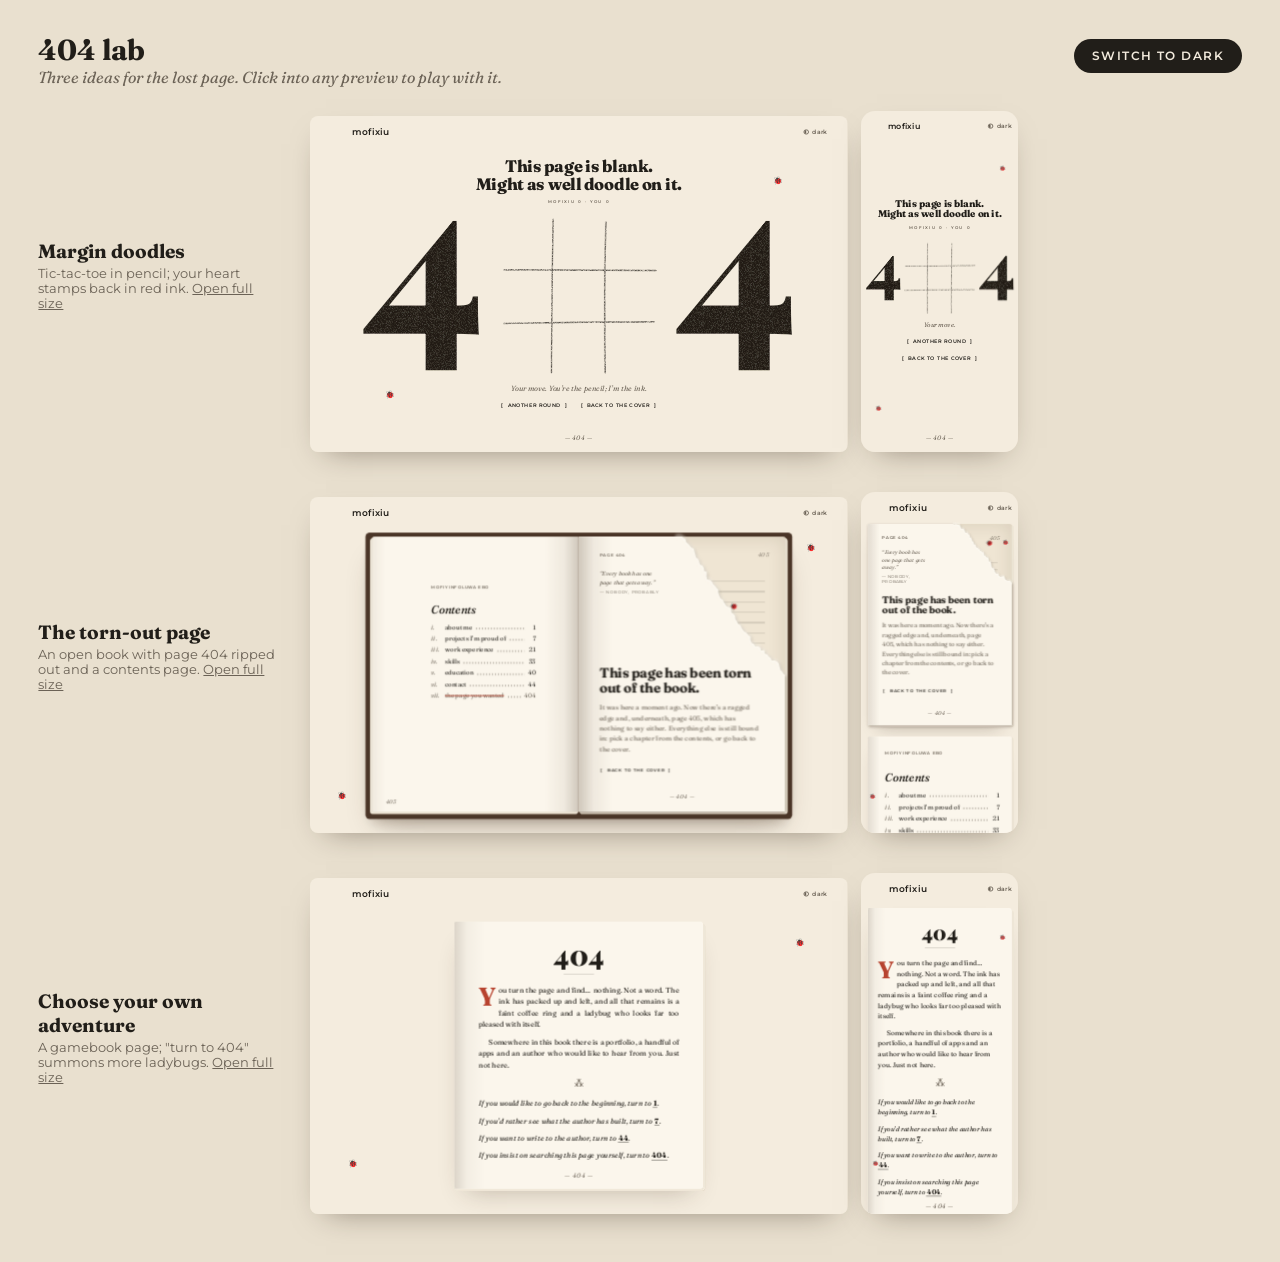
<file: 404-lab/index.html>
<!DOCTYPE html>
<html lang="en">
<head>
    <meta charset="UTF-8">
    <meta name="viewport" content="width=device-width, initial-scale=1.0">
    <title>404 lab</title>
    <meta name="robots" content="noindex">
    <link href="https://fonts.googleapis.com/css2?family=Fraunces:ital,opsz,wght@0,9..144,600;1,9..144,400&amp;family=Montserrat:wght@500;600&amp;display=swap" rel="stylesheet">
    <style>
        * {
            box-sizing: border-box;
            margin: 0;
        }

        body {
            background: #e9e0cf;
            color: #211e19;
            font-family: 'Montserrat', sans-serif;
            padding: 2rem clamp(1rem, 3vw, 2.5rem) 3rem;
        }

        header {
            align-items: baseline;
            display: flex;
            flex-wrap: wrap;
            gap: 1rem 2rem;
            justify-content: space-between;
            margin-bottom: 1.5rem;
        }

        h1 {
            font-family: 'Fraunces', Georgia, serif;
            font-size: 1.8rem;
        }

        header p {
            color: #6b6256;
            font-family: 'Fraunces', Georgia, serif;
            font-style: italic;
        }

        .switch {
            background: #211e19;
            border: 0;
            border-radius: 999px;
            color: #f4ecde;
            cursor: pointer;
            font: 600 0.75rem/1 'Montserrat', sans-serif;
            letter-spacing: 0.12em;
            padding: 0.7rem 1.1rem;
            text-transform: uppercase;
        }

        .grid {
            display: grid;
            gap: 2.5rem;
        }

        .concept {
            align-items: center;
            display: grid;
            gap: 0.5rem 2rem;
            grid-template-columns: 15rem auto;
            justify-content: start;
        }

        @media (max-width: 1100px) {
            .concept {
                grid-template-columns: 1fr;
            }
        }

        .concept h2 {
            font-family: 'Fraunces', Georgia, serif;
            font-size: 1.2rem;
            margin-bottom: 0.2rem;
        }

        .concept p {
            color: #6b6256;
            font-size: 0.8rem;
            margin-bottom: 0.8rem;
        }

        .concept a {
            color: inherit;
        }

        .frames {
            align-items: flex-end;
            display: flex;
            gap: 0.8rem;
        }

        /* Each preview renders at real device size, then scales down to fit. */
        .frame {
            border-radius: 8px;
            box-shadow: 0 12px 30px -16px rgba(40, 26, 14, 0.5);
            flex: none;
            overflow: hidden;
            position: relative;
        }

        .frame iframe {
            border: 0;
            left: 0;
            position: absolute;
            top: 0;
            transform-origin: 0 0;
        }

        .desktop {
            height: calc(800px * var(--scale));
            width: calc(1280px * var(--scale));
        }

        .desktop iframe {
            height: 800px;
            transform: scale(var(--scale));
            width: 1280px;
        }

        .phone {
            border-radius: 14px;
            height: calc(812px * var(--scale));
            width: calc(375px * var(--scale));
        }

        .phone iframe {
            height: 812px;
            transform: scale(var(--scale));
            width: 375px;
        }

        .concept {
            --scale: 0.42;
        }

        @media (max-width: 900px) {
            .concept {
                --scale: 0.3;
            }
        }
    </style>
</head>
<body>
    <header>
        <div>
            <h1>404 lab</h1>
            <p>Three ideas for the lost page. Click into any preview to play with it.</p>
        </div>
        <button class="switch" id="switch" type="button">Switch to dark</button>
    </header>

    <div class="grid">
        <section class="concept">
            <div>
                <h2>Margin doodles</h2>
                <p>Tic-tac-toe in pencil; your heart stamps back in red ink. <a href="doodles.html">Open full size</a></p>
            </div>
            <div class="frames">
                <div class="frame desktop"><iframe src="doodles.html" title="Margin doodles, desktop"></iframe></div>
                <div class="frame phone"><iframe src="doodles.html" title="Margin doodles, phone"></iframe></div>
            </div>
        </section>
        <section class="concept">
            <div>
                <h2>The torn-out page</h2>
                <p>An open book with page 404 ripped out and a contents page. <a href="torn.html">Open full size</a></p>
            </div>
            <div class="frames">
                <div class="frame desktop"><iframe src="torn.html" title="Torn-out page, desktop"></iframe></div>
                <div class="frame phone"><iframe src="torn.html" title="Torn-out page, phone"></iframe></div>
            </div>
        </section>
        <section class="concept">
            <div>
                <h2>Choose your own adventure</h2>
                <p>A gamebook page; "turn to 404" summons more ladybugs. <a href="adventure.html">Open full size</a></p>
            </div>
            <div class="frames">
                <div class="frame desktop"><iframe src="adventure.html" title="Choose your own adventure, desktop"></iframe></div>
                <div class="frame phone"><iframe src="adventure.html" title="Choose your own adventure, phone"></iframe></div>
            </div>
        </section>
    </div>

    <script>
        // The previews read the portfolio's saved theme, so flip it and reload them all.
        const switchButton = document.getElementById('switch');

        function dark() {
            try {
                return localStorage.getItem('portfolio-theme') === 'dark';
            } catch (error) {
                return false;
            }
        }

        function label() {
            switchButton.textContent = dark() ? 'Switch to light' : 'Switch to dark';
        }

        switchButton.addEventListener('click', () => {
            try {
                localStorage.setItem('portfolio-theme', dark() ? 'light' : 'dark');
            } catch (error) {}
            document.querySelectorAll('iframe').forEach((frame) => frame.contentWindow.location.reload());
            label();
        });

        label();
    </script>
</body>
</html>
</file>
<file: css/style.css>
/* Root Variables */
:root {
    --primary-color: #f3eadb;
    --primary-rgb: 243, 234, 219;
    --secondary-color: #171512;
    --background-color: #171512;
    --surface-color: #211f1b;
    --text-primary: #f8f3ea;
    --text-secondary: #b9b0a2;
    --accent-color: #c9bda7;
    --border-color: #4b463e;
    --gradient-primary: #f3eadb;
    --gradient-secondary: #c9bda7;
    --code-bg: rgba(33, 31, 27, 0.88);
    --card-hover-shadow: rgba(var(--primary-rgb), 0.12);
    /* Liquid glass: a see-through tint over a blur, a bright top edge and a soft drop shadow. */
    --glass-tint: rgba(33, 31, 27, 0.6);
    --glass-tint-hover: rgba(58, 54, 48, 0.72);
    --glass-edge: rgba(255, 255, 255, 0.14);
    --glass-highlight: rgba(255, 255, 255, 0.2);
    --glass-shadow: 0 6px 18px rgba(0, 0, 0, 0.35);
    --glass-backdrop: rgba(0, 0, 0, 0.45);
    --glass-well: rgba(255, 255, 255, 0.05);
}

/* Light Theme Variables */
body.light-theme {
    --primary-color: #322d26;
    --primary-rgb: 50, 45, 38;
    --secondary-color: #f4ecde;
    --background-color: #f4ecde;
    --surface-color: #fbf7ef;
    --text-primary: #211e19;
    --text-secondary: #6b6256;
    --accent-color: #8e7d67;
    --border-color: #d8cebc;
    --gradient-primary: #322d26;
    --gradient-secondary: #8e7d67;
    --code-bg: rgba(251, 247, 239, 0.88);
    --card-hover-shadow: rgba(var(--primary-rgb), 0.12);
    --glass-tint: rgba(251, 247, 239, 0.62);
    --glass-tint-hover: rgba(255, 255, 255, 0.9);
    --glass-edge: rgba(255, 255, 255, 0.75);
    --glass-highlight: rgba(255, 255, 255, 0.95);
    --glass-shadow: 0 6px 18px rgba(60, 45, 25, 0.13);
    --glass-backdrop: rgba(36, 30, 22, 0.3);
    --glass-well: rgba(50, 45, 38, 0.06);
    background-color: #f4ecde;
    background-image: url('../assets/handmade-paper.jpg');
    background-repeat: repeat;
    background-size: 520px auto;
}

body.light-theme .hero-section,
body.light-theme .about-section,
body.light-theme .skills-section,
body.light-theme .education-section,
body.light-theme .experience-section,
body.light-theme .projects-section,
body.light-theme .contact-section,
body.light-theme .footer {
    background-image: url('../assets/handmade-paper.jpg');
    background-repeat: repeat;
    background-size: 520px auto;
}

body:not(.light-theme) {
    background-image: linear-gradient(rgba(23, 21, 18, 0.38), rgba(23, 21, 18, 0.38)), url('../assets/dark-handmade-paper-1040.jpg');
    background-repeat: no-repeat, repeat;
    background-size: 100% 100%, 520px 520px;
}

body:not(.light-theme) .hero-section,
body:not(.light-theme) .about-section,
body:not(.light-theme) .skills-section,
body:not(.light-theme) .education-section,
body:not(.light-theme) .experience-section,
body:not(.light-theme) .projects-section,
body:not(.light-theme) .contact-section,
body:not(.light-theme) .footer {
    background-image: linear-gradient(rgba(23, 21, 18, 0.38), rgba(23, 21, 18, 0.38)), url('../assets/dark-handmade-paper-1040.jpg');
    background-repeat: no-repeat, repeat;
    background-size: 100% 100%, 520px 520px;
}

/* Base Styles */
* {
    margin: 0;
    padding: 0;
    box-sizing: border-box;
}

body {
    font-family: 'Montserrat', sans-serif;
    background-color: var(--background-color);
    color: var(--text-primary);
    line-height: 1.6;
    overflow-x: hidden;
}

/* Loading Screen */
#loading-screen {
    position: fixed;
    top: 0;
    left: 0;
    width: 100vw;
    height: 100vh;
    background-color: var(--background-color);
    display: flex;
    align-items: center;
    justify-content: center;
    z-index: 9999;
    opacity: 1;
    visibility: visible;
    transition: opacity 0.3s ease, visibility 0.3s ease;
}

#loading-screen.hidden {
    opacity: 0;
    visibility: hidden;
}

/* Repeat visits and reduced-motion visitors skip the intro (set by the inline script in <head>). */
.skip-intro #loading-screen {
    display: none;
}

/* Let the loading moment establish the same tactile paper identity as the site. */
body.light-theme #loading-screen {
    background-color: #f4ecde;
    background-image: url('../assets/handmade-paper.jpg');
    background-repeat: repeat;
    background-size: 520px auto;
}

body:not(.light-theme) #loading-screen {
    background-image: linear-gradient(rgba(23, 21, 18, 0.38), rgba(23, 21, 18, 0.38)), url('../assets/dark-handmade-paper-1040.jpg');
    background-repeat: no-repeat, repeat;
    background-size: 100% 100%, 520px 520px;
}

.loader {
    text-align: center;
}

.typing {
    font-size: 3rem;
    font-weight: 700;
    margin-bottom: 1rem;
    display: flex;
    justify-content: center;
    align-items: center;
}

.loading-brand {
    align-items: center;
    animation: logoFloat 2s ease-in-out infinite;
    color: var(--primary-color);
    display: flex;
    font-size: 2rem;
    font-weight: 600;
    gap: 0.45rem;
    justify-content: center;
    letter-spacing: 0.04em;
    line-height: 1;
}

.loading-brand .brand-mark {
    --brand-mark-size: 60px;
}

.loading-brand .brand-wordmark {
    font-size: 2rem;
}

.brand-mark {
    --brand-mark-size: 48px;
    display: block;
    flex: 0 0 var(--brand-mark-size);
    height: var(--brand-mark-size);
    overflow: hidden;
    width: var(--brand-mark-size);
}

.brand-mark img {
    display: block;
    height: 100%;
    max-width: none;
    object-fit: fill;
    transition: none;
    width: auto;
}

.brand-wordmark {
    color: var(--primary-color);
    font-family: 'Montserrat', sans-serif;
    font-size: 1.45rem;
    font-weight: 600;
    letter-spacing: 0.04em;
    line-height: 1;
    text-transform: lowercase;
}

.loading-brand .brand-wordmark {
    font-weight: 600;
}

body:not(.light-theme) .brand-mark img {
    filter: invert(1) brightness(1.2);
}

@keyframes logoFloat {
    0%, 100% { transform: translateY(0px) scale(1); }
    50% { transform: translateY(-10px) scale(1.05); }
}

.typing span {
    display: inline-block;
    animation: typing 1.5s ease-in-out infinite;
    color: var(--primary-color);
}

.typing span:nth-child(2) {
    animation-delay: 0.2s;
}

.typing span:nth-child(3) {
    animation-delay: 0.4s;
}

@keyframes typing {
    0%, 60% { opacity: 1; transform: translateY(0); }
    30% { opacity: 0.5; transform: translateY(-10px); }
}

.loading-text {
    font-size: 1rem;
    color: var(--text-secondary);
    margin-bottom: 2rem;
}

.loading-text .cursor {
    animation: blink 1s infinite;
    color: var(--primary-color);
    font-weight: bold;
}

@keyframes blink {
    0%, 50% { opacity: 1; }
    51%, 100% { opacity: 0; }
}

.progress-bar {
    width: 200px;
    height: 2px;
    background-color: var(--border-color);
    border-radius: 2px;
    overflow: hidden;
    margin: 0 auto;
}

.progress-fill {
    height: 100%;
    background: var(--gradient-primary);
    width: 0%;
    animation: progress 0.55s ease-out forwards;
}

@keyframes progress {
    0% { width: 0%; }
    50% { width: 70%; }
    100% { width: 100%; }
}

/* Section dock: a strip of the same handmade paper, floating at the bottom of the screen. */
.site-brand {
    align-items: center;
    color: var(--text-primary);
    display: flex;
    gap: 0.45rem;
    left: max(1.25rem, env(safe-area-inset-left));
    position: absolute;
    text-decoration: none;
    top: max(1.25rem, env(safe-area-inset-top));
    z-index: 3;
}

.site-brand:hover .brand-wordmark {
    color: var(--accent-color);
}

.dock {
    align-items: center;
    background-color: var(--surface-color);
    background-image: linear-gradient(rgba(251, 247, 239, 0.78), rgba(251, 247, 239, 0.78)), url('../assets/handmade-paper.jpg');
    background-size: 100% 100%, 520px auto;
    border: 1px solid var(--border-color);
    border-radius: 14px;
    bottom: max(14px, env(safe-area-inset-bottom));
    box-shadow: 0 16px 34px -14px rgba(33, 30, 25, 0.4), 0 2px 5px rgba(33, 30, 25, 0.08);
    display: flex;
    gap: 2px;
    left: 50%;
    max-width: calc(100% - 20px);
    padding: 4px 6px;
    position: fixed;
    transform: translateX(-50%);
    z-index: 1030;
}

/* A strip of washi tape holding the paper in place (pattern with the hero's tape). */
.dock::before {
    content: '';
    height: 16px;
    opacity: 0.85;
    left: 50%;
    position: absolute;
    top: -8px;
    transform: translateX(-50%) rotate(-2deg);
    width: 62px;
}

body:not(.light-theme) .dock {
    background-color: #211f1b;
    background-image: linear-gradient(rgba(33, 31, 27, 0.72), rgba(33, 31, 27, 0.72)), url('../assets/dark-handmade-paper-1040.jpg');
    box-shadow: 0 16px 34px -14px rgba(0, 0, 0, 0.75), 0 2px 5px rgba(0, 0, 0, 0.3);
}


.dock-link {
    align-items: center;
    color: var(--text-secondary);
    display: inline-flex;
    font-size: 0.85rem;
    font-weight: 700;
    letter-spacing: 0.02em;
    min-height: 44px;
    padding: 0 0.7rem;
    position: relative;
    text-decoration: none;
    text-transform: lowercase;
    white-space: nowrap;
}

/* The section you're reading is underlined in ink. */
.dock-link::after {
    background: currentColor;
    border-radius: 2px;
    bottom: 9px;
    content: '';
    height: 2px;
    left: 0.7rem;
    position: absolute;
    right: 0.7rem;
    transform: scaleX(0) rotate(-1deg);
    transform-origin: left center;
    transition: transform 0.35s cubic-bezier(0.215, 0.61, 0.355, 1);
}

.dock-link:hover,
.dock-link.active {
    color: var(--text-primary);
}

.dock-link.active::after {
    transform: scaleX(1) rotate(-1deg);
}

.dock-link:focus-visible {
    border-radius: 8px;
    outline: 2px solid var(--primary-color);
    outline-offset: -4px;
}

.dock-rule {
    align-self: stretch;
    background: var(--border-color);
    margin: 10px 4px;
    width: 1px;
}

@media (max-width: 767.98px) {
    .dock-wide {
        display: none;
    }

    /* Spacing and type shrink with the screen so the toggle stays on the strip down to 320px. */
    .dock {
        gap: 0;
        padding: 4px;
    }

    .dock-link {
        font-size: clamp(0.7rem, 3.5vw, 0.8rem);
        padding: 0 clamp(0.25rem, 1.8vw, 0.55rem);
    }

    .dock-link::after {
        left: clamp(0.25rem, 1.8vw, 0.55rem);
        right: clamp(0.25rem, 1.8vw, 0.55rem);
    }

    .dock-rule {
        margin: 10px 2px;
    }
}

/* Theme toggle: names the theme it switches to, with a half-inked dot. */
.theme-toggle {
    align-items: center;
    background: transparent;
    border: 0;
    color: var(--text-secondary);
    cursor: pointer;
    display: inline-flex;
    font-family: inherit;
    font-size: 0.85rem;
    font-weight: 700;
    gap: 0.45rem;
    letter-spacing: 0.02em;
    min-height: 44px;
    min-width: 44px;
    justify-content: center;
    padding: 0 0.7rem;
    text-transform: lowercase;
}

.theme-toggle:hover {
    color: var(--text-primary);
}

.theme-toggle:focus-visible {
    border-radius: 8px;
    outline: 2px solid var(--primary-color);
    outline-offset: -4px;
}

.theme-toggle-dot {
    background: linear-gradient(90deg, currentColor 50%, transparent 50%);
    border: 2px solid currentColor;
    border-radius: 50%;
    display: inline-block;
    height: 0.8rem;
    transition: transform 0.4s cubic-bezier(0.645, 0.045, 0.355, 1);
    width: 0.8rem;
}

body:not(.light-theme) .theme-toggle-dot {
    transform: rotate(180deg);
}

@media (max-width: 767.98px) {
    .theme-toggle {
        padding: 0;
    }

    .theme-toggle-label {
        border: 0;
        clip: rect(0 0 0 0);
        height: 1px;
        overflow: hidden;
        position: absolute;
        white-space: nowrap;
        width: 1px;
    }
}

/* The new theme spreads from the toggle like an ink blot (js/script.js drives the clip). */
::view-transition-old(root),
::view-transition-new(root) {
    animation: none;
    mix-blend-mode: normal;
}

::view-transition-new(root) {
    z-index: 2;
}

html.theme-swapping *,
html.theme-swapping *::before,
html.theme-swapping *::after {
    transition: none !important;
}

body.light-theme .hero-bg {
    opacity: 0.14;
}

body.light-theme .code-snippet {
    background: transparent;
    padding: 1rem;
    border-radius: 8px;
    border: 1px solid rgba(107, 98, 86, 0.16);
    color: #5f5649;
}


body.light-theme .featured-project-card:hover {
    box-shadow: 0 10px 30px var(--card-hover-shadow);
}

body.light-theme .social-links a:hover {
    background: var(--primary-color);
    color: var(--background-color);
}

/* Hero Section */
.hero-section {
    min-height: 100vh;
    display: flex;
    align-items: center;
    padding: 0;
    position: relative;
    isolation: isolate;
    overflow: hidden;
}

.hero-section > .container {
    align-items: center;
    display: flex;
    flex-direction: column;
    justify-content: center;
    min-height: 100vh;
    position: relative;
    text-align: center;
    z-index: 1;
}

.hero-bg {
    position: absolute;
    top: 0;
    left: 0;
    right: 0;
    bottom: 0;
    opacity: 0.12;
    pointer-events: none;
    z-index: 0;
}

.code-snippet {
    position: absolute;
    top: 20%;
    right: -20%;
    font-size: 1.0rem;
    color: var(--text-secondary);
    transform: rotate(15deg);
    animation: float 6s ease-in-out infinite;

}

.code-snippet-left {
    left: -5%;
    right: auto;
    top: 32%;
    transform: rotate(-14deg);
    animation: float-left 7s ease-in-out infinite;
}

@keyframes float {
    0%, 100% { transform: rotate(15deg) translateY(0px); }
    50% { transform: rotate(15deg) translateY(-20px); }
}

@keyframes float-left {
    0%, 100% { transform: rotate(-14deg) translateY(0px); }
    50% { transform: rotate(-14deg) translateY(16px); }
}

.hero-content {
    position: relative;
    text-align: center;
    z-index: 2;
}

.hero-title {
    font-size: clamp(2.5rem, 5vw, 4rem);
    font-weight: 700;
    margin-bottom: 1rem;
    line-height: 1.1;
}

.greeting {
    display: block;
    font-size: 0.4em;
    color: var(--text-secondary);
    font-weight: 400;
    margin-bottom: 0.5rem;
}

.name {
    background: var(--gradient-primary);
    -webkit-background-clip: text;
    -webkit-text-fill-color: transparent;
    background-clip: text;
    display: block;
}

.hero-subtitle {
    font-size: 1.1rem;
    color: var(--text-secondary);
    margin-bottom: 2rem;
    text-transform: uppercase;
    letter-spacing: 1px;
}

.hero-cta {
    align-items: center;
    display: flex;
    gap: 1rem;
    justify-content: center;
    margin-bottom: 3rem;
}

.hero-cta .me-3 {
    margin-right: 0 !important;
}

.btn {
    padding: 0.8rem 2rem;
    border-radius: 6px;
    font-weight: 500;
    text-decoration: none;
    display: inline-block;
    transition: transform 150ms ease, box-shadow 150ms ease, background-color 150ms ease, border-color 150ms ease, color 150ms ease;
    border: none;
    cursor: pointer;
    font-size: 0.9rem;
    text-transform: uppercase;
    letter-spacing: 0.5px;
}

.btn.btn-primary {
    --bs-btn-active-bg: var(--gradient-primary);
    --bs-btn-active-border-color: var(--gradient-primary);
    --bs-btn-bg: var(--gradient-primary);
    --bs-btn-border-color: var(--gradient-primary);
    --bs-btn-focus-shadow-rgb: var(--primary-rgb);
    --bs-btn-hover-bg: var(--gradient-primary);
    --bs-btn-hover-border-color: var(--gradient-primary);
    background-color: var(--gradient-primary) !important;
    background-image: none !important;
    border: 2px solid var(--gradient-primary) !important;
    color: var(--background-color) !important;
    box-shadow: 0 4px 15px rgba(var(--primary-rgb), 0.22);
}

.btn.btn-primary:hover,
.btn.btn-primary:focus,
.btn.btn-primary:active {
    background-color: var(--gradient-primary) !important;
    border-color: var(--gradient-primary) !important;
    transform: translateY(-2px);
    box-shadow: 0 8px 25px rgba(var(--primary-rgb), 0.32);
    color: var(--background-color) !important;
}

.btn-outline {
    background: transparent;
    color: var(--text-primary);
    border: 2px solid var(--border-color);
}

.btn-outline:hover {
    background: var(--text-primary);
    color: var(--background-color);
    border-color: var(--text-primary);
}

.social-links {
    display: flex;
    gap: 1rem;
    justify-content: center;
    margin-bottom: 4rem;
}

.social-links a {
    width: 50px;
    height: 50px;
    border: 2px solid var(--border-color);
    border-radius: 50%;
    display: flex;
    align-items: center;
    justify-content: center;
    color: var(--text-secondary);
    text-decoration: none;
    transition: border-color 150ms ease, color 150ms ease, transform 150ms ease;
}

.social-links a:hover {
    border-color: var(--primary-color);
    color: var(--primary-color);
    transform: translateY(-3px);
}


/* The chess board has been replaced visually by a quieter, portfolio-specific companion. */
.chess-board-container {
    display: none !important;
    position: absolute;
    right: 10%;
    top: 50%;
    transform: translateY(-50%);
    opacity: 0.15;
    z-index: 1;
    animation: chessFloat 6s ease-in-out infinite;
}

@keyframes chessFloat {
    0%, 100% { transform: translateY(-50%) rotate(0deg); }
    33% { transform: translateY(-45%) rotate(1deg); }
    66% { transform: translateY(-55%) rotate(-1deg); }
}

.chess-board {
    display: grid;
    grid-template-columns: repeat(8, 35px);
    grid-template-rows: repeat(8, 35px);
    border: 3px solid var(--primary-color);
    border-radius: 12px;
    padding: 12px;
    background: var(--surface-color);
    box-shadow: 0 15px 40px rgba(var(--primary-rgb), 0.2);
    position: relative;
    transform: rotate(15deg);
}

.chess-square {
    width: 35px;
    height: 35px;
    transition: all 0.3s ease;
}

.chess-square.light {
    background-color: rgba(255, 255, 255, 0.1);
    border: 1px solid rgba(var(--primary-rgb), 0.2);
}

/* One ladybug rests above the hero title; tap it and it flies off (js/script.js). */
.ladybug {
    background: none;
    border: 0;
    color: var(--text-primary);
    cursor: pointer;
    height: 44px;
    left: calc(50% + clamp(6.5rem, 24vw, 20rem));
    padding: 8px;
    position: absolute;
    top: -1.6rem;
    width: 44px;
    z-index: 3;
}

.ladybug svg {
    animation: ladybug-shuffle 7s ease-in-out infinite;
    display: block;
    height: 100%;
    overflow: visible;
    transform: rotate(-18deg);
    width: 100%;
}

.ladybug:focus-visible {
    border-radius: 50%;
    outline: 2px solid var(--primary-color);
    outline-offset: 2px;
}

.ladybug-shell,
.ladybug-wing {
    transform-box: view-box;
    transform-origin: 20px 13px;
    transition: opacity 0.2s ease, transform 0.25s ease;
}

.ladybug-wing {
    opacity: 0;
}

.ladybug.is-flying svg {
    animation: none;
}

.ladybug.is-flying .ladybug-shell--left {
    transform: rotate(-42deg);
}

.ladybug.is-flying .ladybug-shell--right {
    transform: rotate(42deg);
}

.ladybug.is-flying .ladybug-wing {
    animation: ladybug-flutter 0.07s linear infinite alternate;
    opacity: 1;
}

@keyframes ladybug-shuffle {
    0%, 70%, 100% { transform: rotate(-18deg) translate(0, 0); }
    76% { transform: rotate(-6deg) translate(2px, -3px); }
    84% { transform: rotate(-28deg) translate(-1px, -5px); }
    92% { transform: rotate(-14deg) translate(0, -2px); }
}

@keyframes ladybug-flutter {
    from { transform: scaleX(1); }
    to { transform: scaleX(0.5); }
}

@media (prefers-reduced-motion: reduce) {
    .ladybug svg {
        animation: none;
    }
}

.chess-square.dark {
    background-color: var(--primary-color);
    border: 1px solid rgba(var(--primary-rgb), 0.4);
    box-shadow: inset 0 0 10px rgba(var(--primary-rgb), 0.3);
}

.chess-piece {
    position: absolute;
    display: flex;
    align-items: center;
    justify-content: center;
    font-size: 24px;
    color: var(--text-primary);
    text-shadow: 0 0 10px var(--primary-color);
    animation: pieceGlow 3s ease-in-out infinite alternate;
    pointer-events: none;
    width: 35px;
    height: 35px;
    z-index: 2;
}

@keyframes pieceGlow {
    0% { 
        text-shadow: 0 0 10px var(--primary-color);
        transform: scale(1);
    }
    100% { 
        text-shadow: 0 0 18px var(--primary-color), 0 0 25px var(--primary-color);
        transform: scale(1.1);
    }
}

.chess-board:hover {
    transform: rotate(15deg) scale(1.05);
    box-shadow: 0 15px 40px rgba(var(--primary-rgb), 0.28);
}

.chess-board:hover .chess-square.dark {
    background-color: var(--primary-color);
    box-shadow: inset 0 0 15px rgba(var(--primary-rgb), 0.45);
}

.chess-board:hover .chess-piece {
    animation-duration: 1.5s;
}

/* Larger screens get an even bigger board */
@media (min-width: 1400px) {
    .chess-board {
        grid-template-columns: repeat(8, 42px);
        grid-template-rows: repeat(8, 42px);
        border: 4px solid var(--primary-color);
        padding: 15px;
    }
    
    .chess-square {
        width: 42px;
        height: 42px;
    }
    
    .chess-piece {
        width: 42px;
        height: 42px;
        font-size: 28px;
    }
}

/* Section Styles */
section {
    padding: 6rem 0;
}

.section-header {
    margin-bottom: 4rem;
}

.section-kicker {
    color: var(--text-secondary);
    font-size: 0.75rem;
    font-weight: 700;
    letter-spacing: 0.14em;
    margin: 0 0 0.55rem;
    text-transform: uppercase;
}

.section-header h2 {
    font-size: 2.5rem;
    font-weight: 700;
    color: var(--text-primary);
    position: relative;
    display: inline-block;
}

.section-header h2::before {
    content: '';
    position: absolute;
    bottom: -10px;
    left: 0;
    width: 50px;
    height: 3px;
    background: var(--gradient-primary);
}

/* About Section */
.about-section {
    background-color: var(--surface-color);
}

.about-content {
    font-size: 1.1rem;
    line-height: 1.8;
}

.about-content .lead {
    font-size: 1.3rem;
    color: var(--primary-color);
    margin-bottom: 2rem;
}

/* off the clock: a sticky note taped under About, like the hero's, pointing to the shelf */
.off-clock {
    background: #f3e3b5;
    box-shadow: 0 14px 22px -14px rgba(40, 26, 14, 0.55);
    color: #3a3328;
    display: inline-flex;
    flex-direction: column;
    gap: 0.15rem;
    line-height: 1.35;
    margin-top: 2.2rem;
    padding: 1.35rem 1.4rem 1.05rem;
    position: relative;
    text-align: left;
    text-decoration: none;
    transform: rotate(-2deg);
    transition: transform 0.25s ease, box-shadow 0.25s ease;
}

.off-clock:hover,
.off-clock:focus-visible {
    box-shadow: 0 20px 28px -14px rgba(40, 26, 14, 0.6);
    color: #3a3328;
    transform: rotate(1.5deg) translateY(-3px);
}

.off-clock:focus-visible {
    outline: 2px solid var(--primary-color);
    outline-offset: 4px;
}

.off-clock-label {
    font-size: 0.8rem;
    font-weight: 600;
    opacity: 0.7;
}

.off-clock-go {
    font-size: 1.05rem;
    font-weight: 800;
}

.off-clock-arrow {
    display: inline-block;
    transition: transform 0.25s ease;
}

.off-clock:hover .off-clock-arrow,
.off-clock:focus-visible .off-clock-arrow {
    transform: translateX(5px);
}

body:not(.light-theme) .off-clock,
body:not(.light-theme) .off-clock:hover,
body:not(.light-theme) .off-clock:focus-visible {
    background: #4a4130;
    color: #f3e3b5;
}

@media (prefers-reduced-motion: reduce) {
    .off-clock,
    .off-clock-arrow {
        transition: none;
    }
}

/* stacked on a phone, the portrait comes straight after: give the note room before it */
@media (max-width: 991.98px) {
    .off-clock {
        margin-bottom: 2.75rem;
    }
}

.profile-image {
    text-align: center;
    max-width: 250px;
    margin: 0 auto;
    padding-left: 2rem;
}

.profile-image img {
    width: 100%;
    height: 400px;
    object-fit: cover;
    object-position: center;
    border-radius: 20px;
    border: 3px solid var(--border-color);
    transition: border-color 150ms ease, transform 150ms ease;
    display: block;
}

.profile-image img:hover {
    border-color: var(--primary-color);
    transform: scale(1.02);
}

/* Skills Section: mobile leads in big type; the other areas are quiet rows. */
.skills-grid {
    align-items: start;
    column-gap: 4rem;
    display: grid;
    grid-template-columns: minmax(0, 5fr) minmax(0, 7fr);
}

.skill-category h3 {
    color: var(--text-primary);
    font-size: 1.05rem;
    font-weight: 700;
    margin: 0;
    text-transform: lowercase;
}

.skill-badges {
    display: flex;
    flex-wrap: wrap;
}

.skill-badge {
    color: var(--text-secondary);
    font-size: 1.05rem;
    white-space: nowrap;
}

/* The dot trails each item, so a wrapped line never starts with one. */
.skill-badge:not(:last-child)::after {
    color: var(--accent-color);
    content: '·';
    margin: 0 0.7rem;
}

.skill-category:first-child {
    grid-row: 1 / span 3;
}

.skill-category:first-child h3 {
    color: var(--text-secondary);
    font-size: 0.95rem;
    margin-bottom: 0.4rem;
}

.skill-category:first-child .skill-badges {
    flex-direction: column;
}

.skill-category:first-child .skill-badge {
    color: var(--text-primary);
    font-size: 4.2rem;
    font-weight: 700;
    letter-spacing: -0.02em;
    line-height: 1.05;
    text-transform: lowercase;
}

.skill-category:first-child .skill-badge::after {
    content: none;
}

.skill-category:not(:first-child) {
    align-items: baseline;
    border-top: 1px solid var(--border-color);
    display: grid;
    grid-column: 2;
    grid-template-columns: 140px 1fr;
    padding: 1.1rem 0;
}

.skill-category:last-child {
    border-bottom: 1px solid var(--border-color);
}

/* Education Section */
.education-section {
    background: var(--surface-color);
}

.education-item {
    background: var(--background-color);
    padding: 2rem;
    border-radius: 12px;
    border: 1px solid var(--border-color);
}

.education-header {
    display: flex;
    justify-content: space-between;
    align-items: center;
    margin-bottom: 1rem;
    flex-wrap: wrap;
}

.education-header h3 {
    font-size: 1.5rem;
    color: var(--primary-color);
}

.duration {
    color: var(--text-secondary);
    font-size: 0.9rem;
}

.education-details h4 {
    font-size: 1.2rem;
    margin-bottom: 0.5rem;
}

.gpa {
    color: var(--primary-color);
    font-weight: 600;
    margin-bottom: 1rem;
}

/* Achievements Sidebar (Education Section) */
.achievements-sidebar {
    display: flex;
    flex-direction: column;
    gap: 2rem;
    padding-left: 2rem;
}

.achievement-card {
    background: var(--background-color);
    padding: 1.5rem;
    border-radius: 12px;
    border: 1px solid var(--border-color);
}

.achievement-card h4 {
    font-size: 1.2rem;
    color: var(--primary-color);
    margin-bottom: 1.5rem;
    text-align: center;
    position: relative;
}

.achievement-card h4::after {
    content: '';
    position: absolute;
    bottom: -8px;
    left: 50%;
    transform: translateX(-50%);
    width: 30px;
    height: 2px;
    background: var(--gradient-primary);
}

.achievement-item {
    display: flex;
    align-items: center;
    gap: 1rem;
    margin-bottom: 1rem;
    padding: 0.8rem;
    background: var(--surface-color);
    border-radius: 8px;
    border: 1px solid transparent;
    transition: border-color 150ms ease, transform 150ms ease;
}

.achievement-item:hover {
    border-color: var(--primary-color);
    transform: translateY(-2px);
}

.achievement-item i {
    color: var(--primary-color);
    font-size: 1.2rem;
    width: 20px;
    text-align: center;
}

.achievement-item div strong {
    display: block;
    color: var(--text-primary);
    font-weight: 600;
    font-size: 0.9rem;
}

.achievement-item div span {
    color: var(--text-secondary);
    font-size: 0.8rem;
}

.skills-highlight {
    background: var(--background-color);
    padding: 1.5rem;
    border-radius: 12px;
    border: 1px solid var(--border-color);
}

.skills-highlight h4 {
    font-size: 1.2rem;
    color: var(--primary-color);
    margin-bottom: 1.5rem;
    text-align: center;
    position: relative;
}

.skills-highlight h4::after {
    content: '';
    position: absolute;
    bottom: -8px;
    left: 50%;
    transform: translateX(-50%);
    width: 30px;
    height: 2px;
    background: var(--gradient-primary);
}

.focus-area {
    display: flex;
    align-items: flex-start;
    gap: 1rem;
    margin-bottom: 1.5rem;
    padding: 1rem;
    background: var(--surface-color);
    border-radius: 8px;
    border: 1px solid transparent;
    transition: border-color 150ms ease, transform 150ms ease;
}

.focus-area:hover {
    border-color: var(--primary-color);
    transform: translateY(-2px);
}

.focus-icon {
    background: var(--gradient-primary);
    color: var(--background-color);
    width: 40px;
    height: 40px;
    border-radius: 50%;
    display: flex;
    align-items: center;
    justify-content: center;
    flex-shrink: 0;
    font-size: 1.1rem;
}

.focus-content strong {
    display: block;
    color: var(--text-primary);
    font-weight: 600;
    font-size: 0.95rem;
    margin-bottom: 0.3rem;
}

.focus-content p {
    color: var(--text-secondary);
    font-size: 0.85rem;
    margin: 0;
    line-height: 1.4;
}

/* Experience Section */
.experience-item {
    background: var(--surface-color);
    padding: 2rem;
    border-radius: 12px;
    border: 1px solid var(--border-color);
    margin-bottom: 2rem;
}

.experience-header {
    display: flex;
    justify-content: space-between;
    align-items: flex-start;
    margin-bottom: 1rem;
    flex-wrap: wrap;
}

.company-info h3 {
    font-size: 1.3rem;
    color: var(--primary-color);
    margin-bottom: 0.5rem;
}

.location {
    color: var(--text-secondary);
    font-size: 0.9rem;
}

.tech-stack {
    display: flex;
    flex-wrap: wrap;
    gap: 0.5rem;
    margin-bottom: 1.5rem;
}

.tech-badge {
    background: var(--background-color);
    color: var(--primary-color);
    padding: 0.3rem 0.8rem;
    border-radius: 15px;
    font-size: 0.8rem;
    border: 1px solid var(--primary-color);
}

.achievements {
    list-style: none;
    padding: 0;
}

.achievements li {
    margin-bottom: 0.8rem;
    position: relative;
    padding-left: 1.5rem;
}

.achievements li::before {
    content: '▶';
    position: absolute;
    left: 0;
    color: var(--primary-color);
    font-size: 0.8rem;
}

/* Projects Section */
.projects-section {
    background-color: var(--surface-color);
}

.projects-intro {
    color: var(--text-secondary);
    font-size: 1.12rem;
    margin: -2rem 0 2.5rem;
    max-width: 650px;
}

.featured-projects {
    display: grid;
    gap: 1.5rem;
    grid-template-columns: repeat(3, minmax(0, 1fr));
}

.featured-project-card {
    background: var(--background-color);
    border-radius: 12px;
    border: 1px solid var(--border-color);
    display: flex;
    flex-direction: column;
    position: relative;
    overflow: hidden;
}

@media (min-width: 769px) {
    /* Three equal cards per row, with any incomplete final row sharing the full width. */
    .featured-projects {
        grid-template-columns: repeat(6, minmax(0, 1fr));
    }

    .featured-project-card {
        grid-column: span 2;
    }

    .featured-project-card:last-child:nth-child(3n + 1) {
        grid-column: 1 / -1;
    }

    .featured-project-card:nth-last-child(2):nth-child(3n + 1),
    .featured-project-card:last-child:nth-child(3n + 2) {
        grid-column: span 3;
    }
}

.featured-project-card::before {
    content: '';
    position: absolute;
    top: 0;
    left: 0;
    right: 0;
    height: 3px;
    background: var(--gradient-primary);
}

.featured-project-card:hover {
    transform: translateY(-5px);
    border-color: var(--primary-color);
    box-shadow: 0 10px 30px var(--card-hover-shadow);
}

.project-preview {
    align-items: center;
    background: var(--surface-color);
    border: 0;
    cursor: pointer;
    display: flex;
    flex-direction: column;
    gap: 0.9rem;
    overflow: hidden;
    padding: 1.4rem 1rem 1.1rem;
    position: relative;
    text-decoration: none;
}

.project-preview > img {
    display: block;
    height: 250px;
    object-fit: cover;
    object-position: top;
    transition: transform 0.35s ease;
    width: 100%;
}

.project-preview:hover > img,
.project-preview:focus-visible > img {
    transform: scale(1.04);
}

.project-preview:focus-visible {
    outline: 3px solid var(--primary-color);
    outline-offset: -3px;
}

/* A solid pill keeps the label readable without darkening the preview. */
.preview-label {
    align-items: center;
    background: var(--primary-color);
    border-radius: 999px;
    box-shadow: 0 6px 18px rgba(0, 0, 0, 0.16);
    color: var(--background-color);
    display: inline-flex;
    font-size: 0.68rem;
    font-weight: 700;
    gap: 0.4rem;
    letter-spacing: 0.08em;
    padding: 0.45rem 0.8rem;
    text-transform: uppercase;
}

.featured-project-content {
    display: flex;
    flex: 1;
    flex-direction: column;
    padding: 1.5rem;
}

.featured-project-content .tech-stack {
    margin-top: auto;
}

.project-header {
    display: flex;
    justify-content: space-between;
    align-items: center;
    margin-bottom: 1rem;
    flex-wrap: wrap;
}

.project-header h3 {
    font-size: 1.4rem;
    color: var(--primary-color);
}

.project-duration {
    color: var(--text-secondary);
    font-size: 0.9rem;
}

.project-description {
    color: var(--text-secondary);
    margin-bottom: 1rem;
    font-size: 1.1rem;
}

.project-details ul {
    list-style: none;
    padding: 0;
    margin-bottom: 1.5rem;
}

.project-details li {
    margin-bottom: 0.5rem;
    position: relative;
    padding-left: 1.5rem;
    font-size: 0.95rem;
}

.project-details li::before {
    content: '•';
    position: absolute;
    left: 0;
    color: var(--primary-color);
}

/* Inline links in case-study text, in the theme's ink rather than Bootstrap blue. */
.modal-body p a {
    color: var(--text-primary);
    font-weight: 600;
    text-decoration: underline;
    text-decoration-thickness: 1px;
    text-underline-offset: 3px;
}

.modal-body p a:hover,
.modal-body p a:focus-visible {
    color: var(--primary-color);
    text-decoration-thickness: 2px;
}

.project-links {
    display: flex;
    gap: 1rem;
    margin-top: 1.5rem;
}

.project-link {
    align-items: center;
    background: transparent;
    border: 0;
    color: var(--primary-color);
    cursor: pointer;
    display: inline-flex;
    gap: 0.35rem;
    min-height: 44px;
    font-family: inherit;
    text-decoration: none;
    font-weight: 500;
    font-size: 0.9rem;
    line-height: inherit;
    padding: 0;
    text-transform: uppercase;
    letter-spacing: 0.5px;
    transition: color 150ms ease;
}

.project-link:hover {
    color: var(--text-primary);
}

.project-actions {
    align-items: center;
    display: flex;
    flex-wrap: wrap;
    gap: 0 1.1rem;
    margin-top: 0.75rem;
}

.featured-project-content .project-actions {
    align-self: flex-start;
}

.compact-project .project-actions {
    justify-content: flex-end;
}

/* Product teardowns: an index card with a margin rule, taped under the projects, pointing to the teardowns site */
.teardowns-strip {
    align-items: center;
    background:
        linear-gradient(90deg, transparent 2.1rem, rgba(184, 67, 47, 0.35) 2.1rem, rgba(184, 67, 47, 0.35) calc(2.1rem + 1px), transparent calc(2.1rem + 1px)),
        var(--surface-color);
    border: 1px solid var(--border-color);
    box-shadow: 0 14px 22px -16px rgba(40, 26, 14, 0.45);
    display: flex;
    gap: 1.5rem 2.5rem;
    justify-content: space-between;
    margin-top: 3.5rem;
    padding: 1.6rem 1.75rem 1.4rem 3.25rem;
    position: relative;
}

.teardowns-strip .hv-tape {
    left: 3.5rem;
    transform: rotate(-5deg);
}

.teardowns-strip-copy {
    max-width: 38rem;
}

.teardowns-strip-kicker {
    color: var(--text-secondary);
    font-size: 0.75rem;
    font-weight: 700;
    letter-spacing: 0.08em;
    margin: 0 0 0.35rem;
    text-transform: uppercase;
}

.teardowns-strip-line {
    color: var(--text-primary);
    font-size: 1.05rem;
    font-weight: 600;
    line-height: 1.55;
    margin: 0;
}

.teardowns-strip-links {
    align-items: flex-end;
    display: flex;
    flex-direction: column;
    flex-shrink: 0;
    gap: 0.35rem;
}

.teardowns-strip-go,
.teardowns-strip-all {
    color: var(--text-primary);
    text-decoration: none;
}

.teardowns-strip-go {
    font-size: 1.05rem;
    font-weight: 800;
    padding: 0.25rem 0;
}

.teardowns-strip-all {
    color: var(--text-secondary);
    font-size: 0.85rem;
    font-weight: 600;
    padding: 0.25rem 0;
    text-decoration: underline;
    text-underline-offset: 3px;
}

.teardowns-strip-go:hover,
.teardowns-strip-all:hover {
    color: var(--text-primary);
}

.teardowns-strip-arrow {
    display: inline-block;
    transition: transform 0.25s ease;
}

.teardowns-strip-go:hover .teardowns-strip-arrow,
.teardowns-strip-go:focus-visible .teardowns-strip-arrow {
    transform: translateX(5px);
}

.teardowns-strip + .more-work {
    margin-top: 2.5rem;
}

@media (max-width: 767.98px) {
    .teardowns-strip {
        align-items: flex-start;
        flex-direction: column;
        padding: 1.5rem 1.25rem 1.25rem 2.75rem;
        background:
            linear-gradient(90deg, transparent 1.6rem, rgba(184, 67, 47, 0.35) 1.6rem, rgba(184, 67, 47, 0.35) calc(1.6rem + 1px), transparent calc(1.6rem + 1px)),
            var(--surface-color);
    }

    .teardowns-strip-links {
        align-items: flex-start;
    }
}

@media (prefers-reduced-motion: reduce) {
    .teardowns-strip-arrow {
        transition: none;
    }
}

.more-work {
    border-top: 1px solid var(--border-color);
    margin-top: 3.5rem;
    padding-top: 1.1rem;
}

.more-work summary {
    align-items: center;
    color: var(--text-primary);
    cursor: pointer;
    display: flex;
    font-size: 1.05rem;
    font-weight: 700;
    justify-content: space-between;
    list-style: none;
}

.more-work summary::-webkit-details-marker { display: none; }

.more-work-count {
    color: var(--text-secondary);
    font-size: 0.75rem;
    font-weight: 600;
    letter-spacing: 0.06em;
    text-transform: uppercase;
}

.more-work[open] .more-work-count .fa-plus { transform: rotate(45deg); }

.more-work-grid {
    display: grid;
    gap: 0.75rem;
    grid-template-columns: repeat(2, minmax(0, 1fr));
    margin-top: 1.5rem;
}

/* With an odd number of projects, the last one takes the whole row instead of half of it. */
.more-work-grid > :last-child:nth-child(odd) {
    grid-column: 1 / -1;
}

.compact-project {
    align-items: center;
    background: var(--surface-color);
    border: 1px solid var(--border-color);
    border-radius: 8px;
    display: flex;
    gap: 1rem;
    justify-content: space-between;
    padding: 1.15rem 1.25rem;
}

.compact-project--demo {
    display: grid;
    gap: 1rem;
    grid-template-columns: 96px minmax(0, 1fr) auto;
}

.compact-project-preview {
    background: transparent;
    gap: 0.45rem;
    grid-column: 1;
    grid-row: 1;
    justify-content: center;
    padding: 0;
    width: 96px;
}

.compact-project-preview .phone-prototype--mini {
    --pp-w: 76px;
}

.compact-project-preview .preview-label {
    font-size: 0.55rem;
    gap: 0.25rem;
    letter-spacing: 0.04em;
    padding: 0.3rem 0.35rem;
    white-space: nowrap;
}

.compact-project--demo > .compact-project-copy { grid-column: 2; }
.compact-project--demo > .project-actions,
.compact-project--demo > .project-link { grid-column: 3; }

.compact-project h3 { color: var(--text-primary); font-size: 1rem; margin: 0 0 0.25rem; }
.compact-project p { color: var(--text-secondary); font-size: 0.86rem; margin: 0; }

.mobile-only-project { display: none; }
.mobile-more-count { display: none; }

.project-link:focus-visible {
    outline: 2px solid var(--primary-color);
    outline-offset: 4px;
}

/* Contact Section */
.contact-section {
    background: var(--background-color);
}

.contact-content h3 {
    font-size: 1.8rem;
    margin-bottom: 1rem;
    color: var(--primary-color);
}

.contact-content p {
    font-size: 1.1rem;
    color: var(--text-secondary);
    margin-bottom: 2rem;
}

.contact-info {
    background: var(--surface-color);
    padding: 2rem;
    border-radius: 12px;
    border: 1px solid var(--border-color);
}

.contact-item {
    display: flex;
    align-items: center;
    gap: 1rem;
    margin-bottom: 0.6rem;
    min-height: 44px;
    font-size: 1.1rem;
}

.contact-item i {
    color: var(--primary-color);
    width: 20px;
}

.contact-item a {
    align-items: center;
    color: var(--text-primary);
    display: inline-flex;
    min-height: 44px;
    text-decoration: underline;
    text-decoration-color: var(--border-color);
    text-underline-offset: 4px;
}

.contact-item a:hover {
    text-decoration-color: currentColor;
}

/* Footer */
.footer {
    background: var(--surface-color);
    border-top: 1px solid var(--border-color);
    /* Room below the footer so the dock never covers it. */
    padding: 2rem 0 calc(2rem + 64px + env(safe-area-inset-bottom));
}

.footer-content {
    display: flex;
    justify-content: space-between;
    align-items: center;
    flex-wrap: wrap;
    gap: 1rem;
}

.footer-content p {
    color: var(--text-secondary);
    margin: 0;
}

.footer-links {
    display: flex;
    gap: 1.5rem;
}

.footer-links a {
    color: var(--text-secondary);
    font-size: 0.9rem;
    font-weight: 700;
    letter-spacing: 0.5px;
    text-decoration: none;
    transition: color 0.3s ease;
}

.footer-links a:hover {
    color: var(--primary-color);
}

.footer-social {
    display: flex;
    gap: 0.25rem;
}

.footer-social a {
    align-items: center;
    color: var(--text-secondary);
    display: inline-flex;
    font-size: 1.2rem;
    justify-content: center;
    min-height: 44px;
    min-width: 44px;
    transition: color 150ms ease;
}

.footer-social a:hover {
    color: var(--primary-color);
}

/* Responsive Design */
@media (max-width: 768px) {
    .hero-title {
        font-size: 2.5rem;
    }
    
    .section-header h2 {
        font-size: 2rem;
    }
    
    .featured-projects {
        grid-template-columns: 1fr;
    }

    .desktop-featured { display: none; }
    .mobile-only-project { display: flex; }
    .desktop-more-count { display: none; }
    .mobile-more-count { display: inline; }
    
    .skills-grid {
        grid-template-columns: 1fr;
    }

    .skill-category:first-child {
        grid-row: auto;
        margin-bottom: 1.75rem;
    }

    .skill-category:first-child .skill-badge {
        font-size: 3.2rem;
    }

    .skill-category:not(:first-child) {
        grid-column: auto;
        grid-template-columns: 110px 1fr;
    }
    
    .education-header,
    .experience-header,
    .project-header {
        flex-direction: column;
        align-items: flex-start;
        gap: 0.5rem;
    }
    
    .hero-cta {
        display: flex;
        flex-direction: column;
        gap: 1rem;
        align-items: center;
    }
    
    .hero-cta .btn {
        text-align: center;
        width: 100%;
        max-width: 280px;
        margin: 0 !important; /* Override Bootstrap margin classes */
        padding: 1rem 2rem;
        font-size: 1rem;
    }
    
    .social-links {
        justify-content: center;
    }
    
    .site-brand .brand-mark {
        --brand-mark-size: 42px;
    }

    .site-brand .brand-wordmark {
        font-size: 1.3rem;
    }
    
    .profile-image {
        max-width: 200px;
        margin-bottom: 2rem;
        padding-left: 1rem;
    }
    
    .profile-image img {
        height: 320px;
    }

    .more-work-grid {
        grid-template-columns: 1fr;
    }
}

@media (max-width: 576px) {
    section {
        padding: 4rem 0;
    }
    
    .hero-section {
        text-align: center;
        min-height: 100svh;
    }

    .hero-section > .container {
        min-height: 100svh;
        padding-top: 4.75rem;
    }
    
    .code-snippet {
        display: none;
    }
    
    .experience-item,
    .education-item {
        padding: 1.5rem;
    }

    .featured-project-content { padding: 1.35rem; }
    .project-preview > img { height: 225px; }
    .projects-intro { font-size: 1rem; margin-top: -2.5rem; }
    .compact-project { align-items: flex-start; flex-direction: column; }
    .compact-project.compact-project--demo {
        align-items: center;
        grid-template-columns: 84px minmax(0, 1fr);
        padding: 1rem;
    }
    .compact-project--demo > .compact-project-preview {
        grid-row: 1 / span 2;
        width: 84px;
    }
    .compact-project--demo > .project-actions,
    .compact-project--demo > .project-link {
        grid-column: 2;
        justify-self: start;
    }
    .compact-project--demo > .project-actions { justify-content: flex-start; }
    
    .profile-image {
        max-width: 150px;
        padding-left: 0;
        margin: 0 auto 2rem auto;
    }
    
    .profile-image img {
        height: 280px;
    }
    
    .site-brand .brand-mark {
        --brand-mark-size: 40px;
    }

    .site-brand .brand-wordmark {
        font-size: 1.2rem;
    }
    
    .about-content {
        text-align: center;
    }
}

/* Landscape phones have very little vertical space once the browser chrome is
   visible. Keep the introduction below the logo instead of vertically centering it. */
@media screen and (orientation: landscape) and (max-height: 600px) {
    .hero-section,
    .hero-section > .container {
        min-height: 100svh;
    }

    .hero-section > .container {
        justify-content: flex-start;
        padding-bottom: 1rem;
        padding-top: max(4.5rem, calc(env(safe-area-inset-top) + 3.5rem));
    }

    .hero-title {
        font-size: clamp(2rem, 4vw, 2.8rem);
        margin-bottom: 0.35rem;
    }

    .greeting { margin-bottom: 0.15rem; }

    .hero-subtitle {
        font-size: 0.95rem;
        margin-bottom: 0.85rem;
    }

    .hero-cta { margin-bottom: 0.9rem; }
    .social-links { display: none; }
}

/* Custom Scrollbar */
::-webkit-scrollbar {
    width: 8px;
}

::-webkit-scrollbar-track {
    background: var(--background-color);
}

::-webkit-scrollbar-thumb {
    background: var(--border-color);
    border-radius: 4px;
}

::-webkit-scrollbar-thumb:hover {
    background: var(--primary-color);
}

/* Selection */
::selection {
    background: var(--primary-color);
    color: var(--background-color);
}

/* Smooth transitions */
* {
    transition: color 0.3s ease, background-color 0.3s ease, border-color 0.3s ease;
}

/* Smooth theme transition for specific elements */
body,
.hero-section,
.about-section,
.skills-section,
.education-section,
.experience-section,
.projects-section,
.contact-section,
.footer,
.featured-project-card,
.education-item,
.experience-item,
.contact-info,
.skill-badge,
.tech-badge {
    transition: background-color 0.4s ease, color 0.4s ease, border-color 0.4s ease, box-shadow 0.4s ease;
}

/* A project card's hover lift answers at once; only the theme's colour fade stays slow. */
.featured-project-card {
    transition: transform 150ms ease, border-color 150ms ease, box-shadow 150ms ease, background-color 0.4s ease, color 0.4s ease;
}

/* Project Modal Styles */
/* Set through Bootstrap's variable so the header, which Bootstrap rounds with its own inner
   radius, curves with the panel instead of poking out past its top corners. */
.modal {
    --bs-modal-border-radius: 12px;
    --bs-modal-inner-border-radius: 11px;
}

.modal-content {
    background-color: var(--surface-color);
    border: 1px solid var(--border-color);
    border-radius: var(--bs-modal-border-radius);
}

/* The page behind an open case study is frosted rather than only darkened. Bootstrap fades
   the backdrop with opacity, so the tint goes in the colour and full opacity is kept, or the
   blur would show at half strength over a sharp copy of the page. */
.modal-backdrop {
    --bs-backdrop-bg: var(--glass-backdrop);
    --bs-backdrop-opacity: 1;
    -webkit-backdrop-filter: blur(10px) saturate(1.3);
    backdrop-filter: blur(10px) saturate(1.3);
}

/* The case-study header is a pane of glass that stays put while the text scrolls under it.
   Its blur fades out below the header instead of ending on a divider line. */
.modal-header {
    background: transparent;
    border-bottom: 0;
    isolation: isolate;
    padding: 1.5rem;
    position: sticky;
    top: 0;
    z-index: 3;
}

.modal-header::before {
    -webkit-backdrop-filter: blur(18px) saturate(1.6);
    backdrop-filter: blur(18px) saturate(1.6);
    background: var(--glass-tint);
    border-radius: inherit;
    content: '';
    inset: 0 0 -1rem;
    -webkit-mask-image: linear-gradient(#000 calc(100% - 1.6rem), transparent);
    mask-image: linear-gradient(#000 calc(100% - 1.6rem), transparent);
    pointer-events: none;
    position: absolute;
    z-index: -1;
}

.modal-header .modal-title {
    color: var(--text-primary);
    font-weight: 600;
    font-size: 1.25rem;
}

/* A round glass button. Bootstrap pads the header's close button, so that padding is reset here. */
.btn-close,
.modal-header .btn-close {
    background: transparent !important;
    background-image: none !important;
    background-color: var(--glass-tint) !important;
    -webkit-backdrop-filter: blur(12px) saturate(1.8);
    backdrop-filter: blur(12px) saturate(1.8);
    border: 1px solid var(--glass-edge);
    border-radius: 50%;
    box-shadow: inset 0 1px 0 var(--glass-highlight), var(--glass-shadow);
    box-sizing: border-box;
    color: var(--text-primary);
    flex: 0 0 40px;
    height: 40px;
    margin: 0 0 0 auto;
    opacity: 1;
    padding: 0;
    width: 40px;
    display: flex;
    align-items: center;
    justify-content: center;
    transition: background-color 0.2s ease, transform 0.2s ease;
}

/* The themed close button intentionally replaces Bootstrap's background SVG. */
.btn-close::before {
    content: '×';
    font-size: 2rem;
    font-weight: 300;
    line-height: 1;
}

.btn-close:hover {
    background-color: var(--glass-tint-hover) !important;
    color: var(--text-primary);
}

.btn-close:active {
    transform: scale(0.94);
}

.btn-close:focus-visible {
    outline: 2px solid var(--primary-color);
    outline-offset: 2px;
}

.btn-close:focus {
    box-shadow: inset 0 1px 0 var(--glass-highlight), var(--glass-shadow);
}

/* No background of its own: the rounded .modal-content behind it already has one, and a
   square one here poked out past the rounded bottom corners. */
.modal-body {
    padding: 2rem;
}

.project-modal-content {
    color: var(--text-primary);
}

/* Interactive phone prototypes (js/phone-prototype.js) */
.phone-prototype {
    --pp-w: 230px;
    align-items: center;
    display: flex;
    flex-direction: column;
    gap: 0.55rem;
    margin: 0 auto;
    max-width: 100%;
}

.phone-prototype:not(.is-ready) .pp-fallback {
    border-radius: 18px;
    display: block;
    max-width: var(--pp-w);
    width: 100%;
}

.pp-device {
    background: #121214;
    border-radius: calc(var(--pp-w) * 0.165);
    box-shadow:
        inset 0 0 0 calc(var(--pp-w) * 0.007) #48484d,
        inset 0 0 0 calc(var(--pp-w) * 0.014) #0b0b0c,
        0 26px 50px -22px rgba(0, 0, 0, 0.6),
        0 10px 20px -12px rgba(0, 0, 0, 0.45);
    display: block;
    flex: none;
    padding: calc(var(--pp-w) * 0.036);
    position: relative;
    width: var(--pp-w);
}

/* Side buttons */
.pp-device::before,
.pp-device::after {
    background: #2a2a2e;
    border-radius: 2px;
    content: '';
    position: absolute;
    width: calc(var(--pp-w) * 0.012);
}

.pp-device::before {
    height: calc(var(--pp-w) * 0.2);
    left: calc(var(--pp-w) * -0.01);
    top: 24%;
}

.pp-device::after {
    height: calc(var(--pp-w) * 0.3);
    right: calc(var(--pp-w) * -0.01);
    top: 27%;
}

.pp-screen {
    aspect-ratio: 720 / 1565;
    background: #000;
    border-radius: calc(var(--pp-w) * 0.13);
    clip-path: inset(0 round calc(var(--pp-w) * 0.13));
    display: block;
    isolation: isolate;
    overflow: hidden;
    position: relative;
    touch-action: pan-y;
    user-select: none;
    -webkit-tap-highlight-color: transparent;
    -webkit-user-select: none;
}

.pp-stage,
.pp-layer,
.pp-shot {
    display: block;
    inset: 0;
    position: absolute;
}

.pp-shot {
    color: transparent; /* never paint alt text while a screenshot loads */
    height: 100%;
    object-fit: cover;
    object-position: top;
    pointer-events: none;
    width: 100%;
}

.pp-hotspot {
    background: transparent;
    border: 0;
    border-radius: calc(var(--pp-w) * 0.025);
    cursor: pointer;
    padding: 0;
    position: absolute;
}

.pp-layer.is-entering .pp-hotspot {
    pointer-events: none;
}

.pp-hotspot:focus-visible {
    outline: 2px solid #0d99ff;
    outline-offset: 1px;
}

/* Tapping outside a hotspot flashes every tappable area, like a design prototype. */
.pp-reveal .pp-hotspot {
    animation: pp-flash 1.1s ease;
}

@keyframes pp-flash {
    0%, 100% {
        background: rgba(13, 153, 255, 0);
        box-shadow: inset 0 0 0 2px rgba(13, 153, 255, 0);
    }

    25%, 60% {
        background: rgba(13, 153, 255, 0.22);
        box-shadow: inset 0 0 0 2px rgba(13, 153, 255, 0.85);
    }
}

/* ?hotspots outlines every hotspot for lining them up with the screenshots. */
.pp-debug .pp-hotspot {
    background: rgba(13, 153, 255, 0.2);
    box-shadow: inset 0 0 0 1px #0d99ff;
}

.pp-debug .pp-hotspot::after {
    color: #0d99ff;
    content: attr(data-hotspot);
    font: 600 9px/1 monospace;
    left: 2px;
    position: absolute;
    top: 2px;
}

.pp-island {
    background: #000;
    border-radius: 999px;
    display: block;
    height: 4.4%;
    left: 50%;
    pointer-events: none;
    position: absolute;
    top: 1.35%;
    transform: translateX(-50%);
    width: 30%;
    z-index: 3;
}

.pp-statusbar {
    align-items: center;
    color: #111;
    display: flex;
    font: 600 calc(var(--pp-w) * 0.042)/1 -apple-system, BlinkMacSystemFont, 'SF Pro Text', 'Segoe UI', sans-serif;
    height: 6.2%;
    justify-content: space-between;
    left: 0;
    padding: 0.4% 8% 0 12%;
    pointer-events: none;
    position: absolute;
    right: 0;
    top: 0;
    z-index: 2;
}

.pp-statusbar--light {
    color: #fff;
}

.pp-status-icons {
    align-items: center;
    display: flex;
    gap: calc(var(--pp-w) * 0.012);
}

.pp-status-icons svg {
    fill: currentColor;
    height: calc(var(--pp-w) * 0.034);
    width: auto;
}

/* The demo's fingertip is a small glass lens: it brightens what's under it, catches light on its
   top edge and sits in a soft shadow, with a faint dark ring so it still shows on white screens. */
.pp-cursor {
    aspect-ratio: 1;
    -webkit-backdrop-filter: blur(1.5px) saturate(1.8) brightness(1.08);
    backdrop-filter: blur(1.5px) saturate(1.8) brightness(1.08);
    background-color: rgba(255, 255, 255, 0.18);
    border: 1px solid rgba(255, 255, 255, 0.85);
    border-radius: 50%;
    box-shadow:
        inset 0 1.5px 2px rgba(255, 255, 255, 0.9),
        inset 0 -3px 6px rgba(0, 0, 0, 0.14),
        0 0 0 1px rgba(0, 0, 0, 0.14),
        0 4px 14px rgba(0, 0, 0, 0.3);
    left: 50%;
    opacity: 0;
    pointer-events: none;
    position: absolute;
    top: 105%;
    transform: translate(-50%, -50%);
    transition: opacity 0.25s ease, scale 0.15s ease, background-color 0.15s ease;
    width: 11%;
    z-index: 5;
}

.pp-cursor.is-visible {
    opacity: 1;
}

.pp-cursor.is-pressing,
.pp-cursor.is-holding {
    background-color: rgba(255, 255, 255, 0.55);
    scale: 0.82;
}

.pp-cursor.is-pressing::after {
    animation: pp-ripple 0.45s ease-out;
    border: 2px solid rgba(255, 255, 255, 0.9);
    border-radius: 50%;
    content: '';
    inset: -2px;
    position: absolute;
}

@keyframes pp-ripple {
    from {
        opacity: 1;
        transform: scale(1);
    }

    to {
        opacity: 0;
        transform: scale(2.2);
    }
}

.pp-personas {
    background: var(--background-color);
    border: 1px solid var(--border-color);
    border-radius: 18px;
    display: inline-flex;
    flex-wrap: wrap;
    gap: 2px;
    justify-content: center;
    max-width: 100%;
    padding: 2px;
}

.pp-persona {
    background: transparent;
    border: 0;
    border-radius: 999px;
    color: var(--text-secondary);
    font-size: 0.72rem;
    font-weight: 600;
    padding: 0.22rem 0.75rem;
    transition: background-color 0.2s ease, color 0.2s ease;
}

.pp-persona[aria-pressed="true"],
.pp-persona.is-demo-press {
    background: var(--primary-color);
    color: var(--background-color);
}

.pp-caption {
    color: var(--text-secondary);
    font-size: 0.78rem;
    margin: 0.15rem 0 0;
    min-height: 1.2em;
    text-align: center;
}

.pp-caption strong {
    color: var(--text-primary);
    font-weight: 600;
}

/* The screen chips are a glass segmented control: a soft, slightly sunken well, with the
   current screen raised in a bright glass pill. */
.pp-chips-well {
    background: var(--glass-well);
    border-radius: 18px;
    box-shadow: inset 0 1px 2px rgba(0, 0, 0, 0.08), 0 1px 0 var(--glass-highlight);
    max-width: 330px;
    padding: 3px;
}

.pp-chips {
    display: flex;
    flex-wrap: wrap;
    gap: 2px;
    justify-content: center;
}

.pp-chip {
    background: transparent;
    border: 1px solid transparent;
    border-radius: 999px;
    color: var(--text-secondary);
    font-size: 0.68rem;
    line-height: 1.35;
    padding: 0.18rem 0.55rem;
    transition: background-color 0.2s ease, border-color 0.2s ease, box-shadow 0.2s ease, color 0.2s ease;
}

.pp-chip:hover {
    color: var(--text-primary);
}

.pp-chip[aria-pressed="true"] {
    background: var(--glass-tint-hover);
    border-color: var(--glass-edge);
    box-shadow: inset 0 1px 0 var(--glass-highlight), 0 1px 3px rgba(0, 0, 0, 0.14);
    color: var(--text-primary);
}

.pp-chip:focus-visible,
.pp-persona:focus-visible,
.pp-replay:focus-visible {
    outline: 2px solid var(--primary-color);
    outline-offset: 2px;
}

.pp-actions {
    align-items: center;
    color: var(--text-secondary);
    display: flex;
    flex-wrap: wrap;
    font-size: 0.72rem;
    gap: 0.4rem 0.9rem;
    justify-content: center;
}

.pp-hint i {
    margin-right: 0.2rem;
}

.pp-replay {
    background: none;
    border: 0;
    color: var(--text-primary);
    font-size: inherit;
    font-weight: 600;
    padding: 0;
    text-decoration: underline;
    text-underline-offset: 3px;
}

/* Card previews: the whole phone, so the demo's taps on tab bars stay in view. */
.phone-prototype--mini {
    --pp-w: 132px;
}

.phone-prototype--mini .pp-device {
    transition: transform 0.35s ease;
}

.project-preview:hover .phone-prototype--mini .pp-device,
.project-preview:focus-visible .phone-prototype--mini .pp-device {
    transform: translateY(-8px);
}
/* Haze Couture: the flagship project spans the full row above the other cards. */
.flagship-project {
    margin-bottom: 1.5rem;
}

.flagship-kicker {
    color: var(--text-secondary);
    font-size: 0.72rem;
    font-weight: 700;
    letter-spacing: 0.08em;
    margin: 0 0 0.6rem;
    text-transform: uppercase;
}

@media (min-width: 769px) {
    .flagship-project {
        display: grid;
        grid-template-columns: minmax(0, 5fr) minmax(0, 7fr);
    }

    .flagship-project .project-preview {
        height: 100%;
        justify-content: center;
        padding: 2rem 1rem 1.5rem;
    }

    .flagship-project .phone-prototype--mini {
        --pp-w: 190px;
    }

    .flagship-project .featured-project-content {
        padding: 2rem 2.25rem;
    }
}

/* "Try it on your phone": a QR code for desktop visitors; touch screens use the App Store link. */
.try-on-phone {
    align-items: center;
    border-top: 1px solid var(--border-color);
    display: flex;
    gap: 1rem;
    margin-top: 1.25rem;
    padding-top: 1.1rem;
}

.try-on-phone-qr {
    background: #fff;
    border: 1px solid var(--border-color);
    border-radius: 10px;
    flex: none;
    height: 96px;
    padding: 4px;
    width: 96px;
}

.try-on-phone p {
    color: var(--text-secondary);
    font-size: 0.85rem;
    margin: 0;
}

.try-on-phone strong {
    color: var(--text-primary);
}

.try-on-phone--modal {
    border-top: 0;
    justify-content: center;
    margin: 0.9rem auto 0;
    max-width: 300px;
    padding-top: 0;
}

.try-on-phone--modal .try-on-phone-qr {
    height: 88px;
    width: 88px;
}

@media (max-width: 768px), (hover: none) and (pointer: coarse) {
    .try-on-phone {
        display: none;
    }
}

.project-info {
    padding-left: 1rem;
}

.project-info h6 {
    color: var(--primary-color);
    font-weight: 600;
    margin-bottom: 0.5rem;
    margin-top: 1.5rem;
    font-size: 1rem;
}

.project-info h6:first-child {
    margin-top: 0;
}

.project-info p,
.project-info li {
    color: var(--text-secondary);
    line-height: 1.6;
    margin-bottom: 0.5rem;
    font-size: 0.9rem;
}

.project-info ul {
    padding-left: 1.2rem;
}

.project-stats {
    background-color: var(--background-color);
    padding: 1rem;
    border-radius: 8px;
    border: 1px solid var(--border-color);
}

.project-stats .stat {
    margin-bottom: 0.5rem;
    font-size: 0.85rem;
    color: var(--text-secondary);
}

.project-stats .stat strong {
    color: var(--text-primary);
}

/* Keep desktop case studies compact enough to read without page scrolling. */
@media (min-width: 769px) {
    .modal-dialog.modal-lg {
        max-width: 1060px;
    }

    .modal-header {
        padding: 1rem 1.35rem;
    }

    .modal-header .modal-title {
        font-size: 1.15rem;
    }

    .modal-body {
        padding: 1.1rem 1.35rem;
    }

    .modal-body .row {
        --bs-gutter-x: 1.6rem;
    }

    .modal .phone-prototype {
        --pp-w: clamp(170px, 25vh, 208px);
    }

    .project-info {
        padding-left: 0;
    }

    .project-info h6 {
        font-size: 0.95rem;
        margin: 0.7rem 0 0.3rem;
    }

    .project-info p,
    .project-info li {
        font-size: 0.79rem;
        line-height: 1.4;
        margin-bottom: 0.24rem;
    }

    .project-info ul {
        column-count: 2;
        column-gap: 1.25rem;
        margin-bottom: 0.5rem;
    }

    .project-info li {
        break-inside: avoid;
    }

    .project-info .tech-stack {
        gap: 0.3rem;
        margin-bottom: 0.65rem;
    }

    .project-info .tech-badge {
        font-size: 0.69rem;
        padding: 0.18rem 0.54rem;
    }

    .project-stats {
        padding: 0.62rem 0.78rem;
    }

    .project-stats .stat {
        font-size: 0.75rem;
        margin-bottom: 0.18rem;
    }
}

/* On wider screens the title and subtitle share a line: "neFaRec – Workout Tracker". */
.modal-subtitle::before {
    content: '– ';
}

/* Modal Animation */
.modal.fade .modal-dialog {
    transition: transform 0.3s ease-out;
    transform: scale(0.9);
}

.modal.show .modal-dialog {
    transform: scale(1);
}

/* Phones: a case study fills the screen and scrolls under the glass header,
   so the close button is always in reach. */
@media (max-width: 768px) {
    /* The sheet scrolls instead; this stops it briefly adding a scrollbar as it rises. */
    .modal {
        overflow: hidden;
    }

    /* The sheet covers the whole screen, so blurring the page under it would be wasted work. */
    .modal-backdrop {
        -webkit-backdrop-filter: none;
        backdrop-filter: none;
    }

    .modal-dialog {
        height: 100%;
        margin: 0;
        max-width: none;
        width: 100%;
    }

    .modal-content {
        border: 0;
        border-radius: 0;
        height: 100%;
        overflow-y: auto;
        overscroll-behavior: contain;
    }

    .modal-header {
        border-radius: 0;
        flex-shrink: 0;
        gap: 0.75rem;
        padding: 0.7rem 0.75rem 0.7rem 1rem;
    }

    .modal-header .modal-title {
        font-size: 1.1rem;
        line-height: 1.25;
    }

    .modal-subtitle {
        color: var(--text-secondary);
        display: block;
        font-size: 0.8rem;
        font-weight: 400;
        margin-top: 0.1rem;
    }

    .modal-subtitle::before {
        content: none;
    }

    .modal-body {
        flex: none;
        padding: 1.25rem 1rem 2rem;
    }

    .project-info {
        padding-left: 0;
        margin-top: 1.5rem;
    }

    .modal .phone-prototype {
        --pp-w: min(62vw, 240px);
    }

    /* A full-size touch target on phones. */
    .modal-header .btn-close {
        flex-basis: 44px;
        height: 44px;
        width: 44px;
    }

    /* Rises into place like a sheet instead of zooming. */
    .modal.fade .modal-dialog {
        transform: translateY(1.5rem);
    }

    .modal.show .modal-dialog {
        transform: none;
    }

    /* On phones the well is one capsule, as wide as the chips need up to the full width. Inside
       it the chips sit in one row that scrolls sideways and fades at the ends to show there's
       more; the fade falls on the row's padding, so nothing is faded until it scrolls. */
    .modal .pp-chips-well {
        border-radius: 999px;
        max-width: 100%;
        padding: 0;
    }

    .modal .pp-chips {
        -webkit-mask-image: linear-gradient(90deg, transparent, #000 0.75rem, #000 calc(100% - 0.75rem), transparent);
        mask-image: linear-gradient(90deg, transparent, #000 0.75rem, #000 calc(100% - 0.75rem), transparent);
        border-radius: inherit;
        flex-wrap: nowrap;
        justify-content: flex-start;
        overflow-x: auto;
        overscroll-behavior-x: contain;
        padding: 3px 0.75rem;
        scrollbar-width: none;
    }

    .modal .pp-chips::-webkit-scrollbar {
        display: none;
    }

    .modal .pp-chip {
        flex: none;
        white-space: nowrap;
    }

    /* Drawn inside the chip so the scrolling row doesn't clip it. */
    .modal .pp-chip:focus-visible {
        outline-offset: -2px;
    }
}

/* Dark theme modal adjustments */
body.light-theme .modal-content {
    box-shadow: 0 10px 25px rgba(0, 0, 0, 0.15);
}

body:not(.light-theme) .modal-content {
    box-shadow: 0 10px 25px rgba(0, 0, 0, 0.3);
}

/* Keep the About section on one uninterrupted sheet of paper on phones. */
@media (max-width: 768px) {
    body.light-theme .about-section {
        background-color: #f4ecde;
        background-image: url('../assets/handmade-paper.jpg');
        background-position: center;
        background-repeat: no-repeat;
        background-size: cover;
    }

    .contact-content {
        margin-bottom: 2.25rem;
    }
}

/* Keep the code texture away from the hero copy in narrower desktop windows. */
@media (min-width: 769px) and (max-width: 1599px) {
    .hero-bg {
        opacity: 0.055;
    }

    body.light-theme .hero-bg {
        opacity: 0.07;
    }

    .code-snippet {
        font-size: 0.88rem;
    }

    .code-snippet:not(.code-snippet-left) {
        right: -32%;
        top: 13%;
    }

    .code-snippet-left {
        left: -12%;
        top: 35%;
    }
}

/* No scroll snapping: the page is for reading, and snapping moved it after people stopped.
   Jumps from the dock still land with a little room above the card. */
.flagship-project,
.featured-projects > article,
.more-work,
.experience-item {
    scroll-margin-top: 1.25rem;
}

/* Hero: a taped sheet with the name in paper cut-outs, beside the Haze Couture phone. */
.hero-main {
    align-items: center;
    display: grid;
    gap: clamp(2rem, 5vw, 4.5rem);
    grid-template-columns: minmax(0, 1.55fr) minmax(0, 0.75fr);
    max-width: 1180px;
    padding: 5rem 0 8rem;
    width: 100%;
}

/* Short laptop screens: keep the whole hero clear of the dock. */
@media (min-width: 861px) and (max-height: 820px) {
    .hero-main {
        padding: 3.5rem 0 7rem;
    }

    .hero-main .hv-sheet {
        padding-bottom: 2.2rem;
        padding-top: 2.2rem;
    }

    .hero-main .hv-cut {
        font-size: clamp(2.6rem, 8vh, 5.2rem);
        margin-bottom: 1rem;
    }

    .hero-main .hv-lede {
        margin-bottom: 1.4rem;
    }

    .hv-sheet .hv-note {
        bottom: -0.4rem;
        max-width: 200px;
        right: 0.8rem;
    }

    .hv-phone .phone-prototype--mini {
        --pp-w: clamp(190px, 30vh, 250px);
    }
}

.hv-kicker {
    color: var(--text-secondary);
    font-size: 0.8rem;
    font-weight: 700;
    letter-spacing: 0.14em;
    margin: 0 0 1rem;
    text-transform: uppercase;
}


.hv-lede {
    color: var(--text-secondary);
    font-size: clamp(1.05rem, 1.6vw, 1.25rem);
    line-height: 1.6;
    margin: 0 0 2rem;
    max-width: 34rem;
}

.hv-cta {
    display: flex;
    flex-wrap: wrap;
    gap: 0.9rem;
    margin-bottom: 1.6rem;
}

.hv-cta .btn {
    text-transform: lowercase;
}


/* Washi tape: muted mustard with paler dots and torn zig-zag ends, on the hero and the dock. */
:root {
    --washi: #d9b56a;
    --washi-dot: #e6c98f;
}

body:not(.light-theme) {
    --washi: #9c8150;
    --washi-dot: #ad9363;
}

.hv-tape,
.dock::before {
    background:
        radial-gradient(circle at 22% 38%, var(--washi-dot) 0 4px, transparent 4.5px),
        radial-gradient(circle at 58% 70%, var(--washi-dot) 0 6px, transparent 6.5px),
        radial-gradient(circle at 84% 28%, var(--washi-dot) 0 3.5px, transparent 4px),
        radial-gradient(circle at 40% 18%, var(--washi-dot) 0 2.5px, transparent 3px),
        radial-gradient(circle at 74% 92%, var(--washi-dot) 0 3px, transparent 3.5px),
        var(--washi);
    background-size: 64px 100%;
    clip-path: polygon(0 0, 100% 0, 96% 16%, 100% 33%, 96% 50%, 100% 67%, 96% 84%, 100% 100%, 0 100%, 4% 84%, 0 67%, 4% 50%, 0 33%, 4% 16%);
}

.hv-tape {
    box-shadow: 0 2px 4px rgba(40, 26, 14, 0.12);
    height: 24px;
    left: 50%;
    opacity: 0.85;
    position: absolute;
    top: -12px;
    transform: translateX(-50%) rotate(-4deg);
    width: 84px;
    z-index: 4;
}


/* A: the work beside the name. */
.hv-phone {
    justify-self: center;
    margin: 0;
    position: relative;
    text-align: center;
    transform: rotate(2.5deg);
}

.hv-phone .phone-prototype--mini {
    --pp-w: clamp(210px, 22vw, 270px);
}

.hv-phone figcaption {
    color: var(--text-secondary);
    font-size: 0.82rem;
    font-weight: 700;
    margin-top: 1.1rem;
    transform: rotate(-2.5deg);
}

/* B: a sheet of paper with cut-out letters, a stamp and a sticky note. */
.hv-sheet {
    background-color: var(--surface-color);
    background-image: linear-gradient(rgba(251, 247, 239, 0.7), rgba(251, 247, 239, 0.7)), url('../assets/handmade-paper.jpg');
    background-size: 100% 100%, 520px auto;
    box-shadow: 0 30px 50px -30px rgba(33, 30, 25, 0.45), 0 2px 4px rgba(33, 30, 25, 0.06);
    padding: clamp(2.5rem, 6vw, 4.5rem) clamp(1.5rem, 6vw, 4.5rem);
    position: relative;
    text-align: left;
    transform: rotate(-0.6deg);
}

body:not(.light-theme) .hv-sheet {
    background-color: #211f1b;
    background-image: linear-gradient(rgba(33, 31, 27, 0.6), rgba(33, 31, 27, 0.6)), url('../assets/dark-handmade-paper-1040.jpg');
    box-shadow: 0 30px 50px -30px rgba(0, 0, 0, 0.8);
}

/* The ladybug perches on the sheet, near the top. */
.hv-sheet .ladybug {
    left: auto;
    right: 34%;
    top: 0.9rem;
}

@media (max-width: 860px) {
    .hv-sheet .ladybug {
        right: 1.2rem;
        top: 0.6rem;
    }
}

.hv-sheet .hv-tape--left {
    left: 12%;
    transform: rotate(-8deg);
}

.hv-cut {
    color: var(--text-primary);
    display: flex;
    flex-wrap: wrap;
    font-size: clamp(2.6rem, 5.6vw, 5.2rem);
    font-weight: 800;
    letter-spacing: -0.04em;
    line-height: 0.95;
    margin: 0 0 1.6rem;
    user-select: none;
}

.hv-cut .hero-word {
    display: flex;
    margin-right: 0.22em;
}

.hv-cut .cutout {
    display: inline-block;
    transition: transform 0.25s cubic-bezier(0.215, 0.61, 0.355, 1);
}

.hv-cut .cutout span {
    display: block;
    filter: drop-shadow(0.02em 0.04em 0 rgba(40, 26, 14, 0.14));
}

.hv-cut .cutout:hover {
    transform: translateY(-0.04em) rotate(-1.5deg);
}

.hv-note {
    background: #f3e3b5;
    bottom: -1.6rem;
    box-shadow: 0 14px 22px -14px rgba(40, 26, 14, 0.55);
    color: #3a3328;
    font-size: 0.88rem;
    line-height: 1.45;
    max-width: 230px;
    padding: 1.3rem 1.1rem 1rem;
    position: absolute;
    right: clamp(1rem, 6vw, 4rem);
    transform: rotate(3deg);
}

.hv-note a {
    color: inherit;
    display: inline-block;
    font-weight: 700;
    margin-top: 0.3rem;
}

body:not(.light-theme) .hv-note {
    background: #4a4130;
    color: #f3e3b5;
}


@media (max-width: 860px) {
    .hero-section > .container {
        justify-content: flex-start;
    }

    .hero-main {
        grid-template-columns: minmax(0, 1fr);
        padding: 4.2rem 0 7rem;
    }

    .hero-main .hv-sheet {
        padding-top: 2.2rem;
    }

    .hero-main .hv-kicker {
        font-size: 0.68rem;
        letter-spacing: 0.1em;
    }

    .hero-main .hv-lede {
        font-size: 1rem;
        margin-bottom: 1.5rem;
    }

    .hv-phone .phone-prototype--mini {
        --pp-w: 210px;
    }

    /* On phones the Haze card is a scroll away in Projects, so the hero skips the phone. */
    .hv-phone {
        display: none;
    }

    .hv-cta {
        flex-direction: column;
    }

    .hv-cta .btn {
        text-align: center;
        width: 100%;
    }

    .hv-note {
        bottom: auto;
        margin: 2rem 0 -1rem auto;
        position: relative;
        right: auto;
    }
}

/* Project cards open their case study from anywhere on the card (js/script.js). */
.is-openable {
    cursor: pointer;
}

.compact-project.is-openable {
    transition: border-color 0.3s ease, transform 0.3s ease;
}

.compact-project.is-openable:hover {
    border-color: var(--primary-color);
    transform: translateY(-2px);
}

/* Visitors who ask their device for less motion get none: loops stop and changes land at once.
   The intro, ladybug, view transitions and phone demos also check this in js. */
@media (prefers-reduced-motion: reduce) {
    *,
    *::before,
    *::after {
        animation-duration: 0.001ms !important;
        animation-iteration-count: 1 !important;
        transition-duration: 0.001ms !important;
    }
}
</file>
